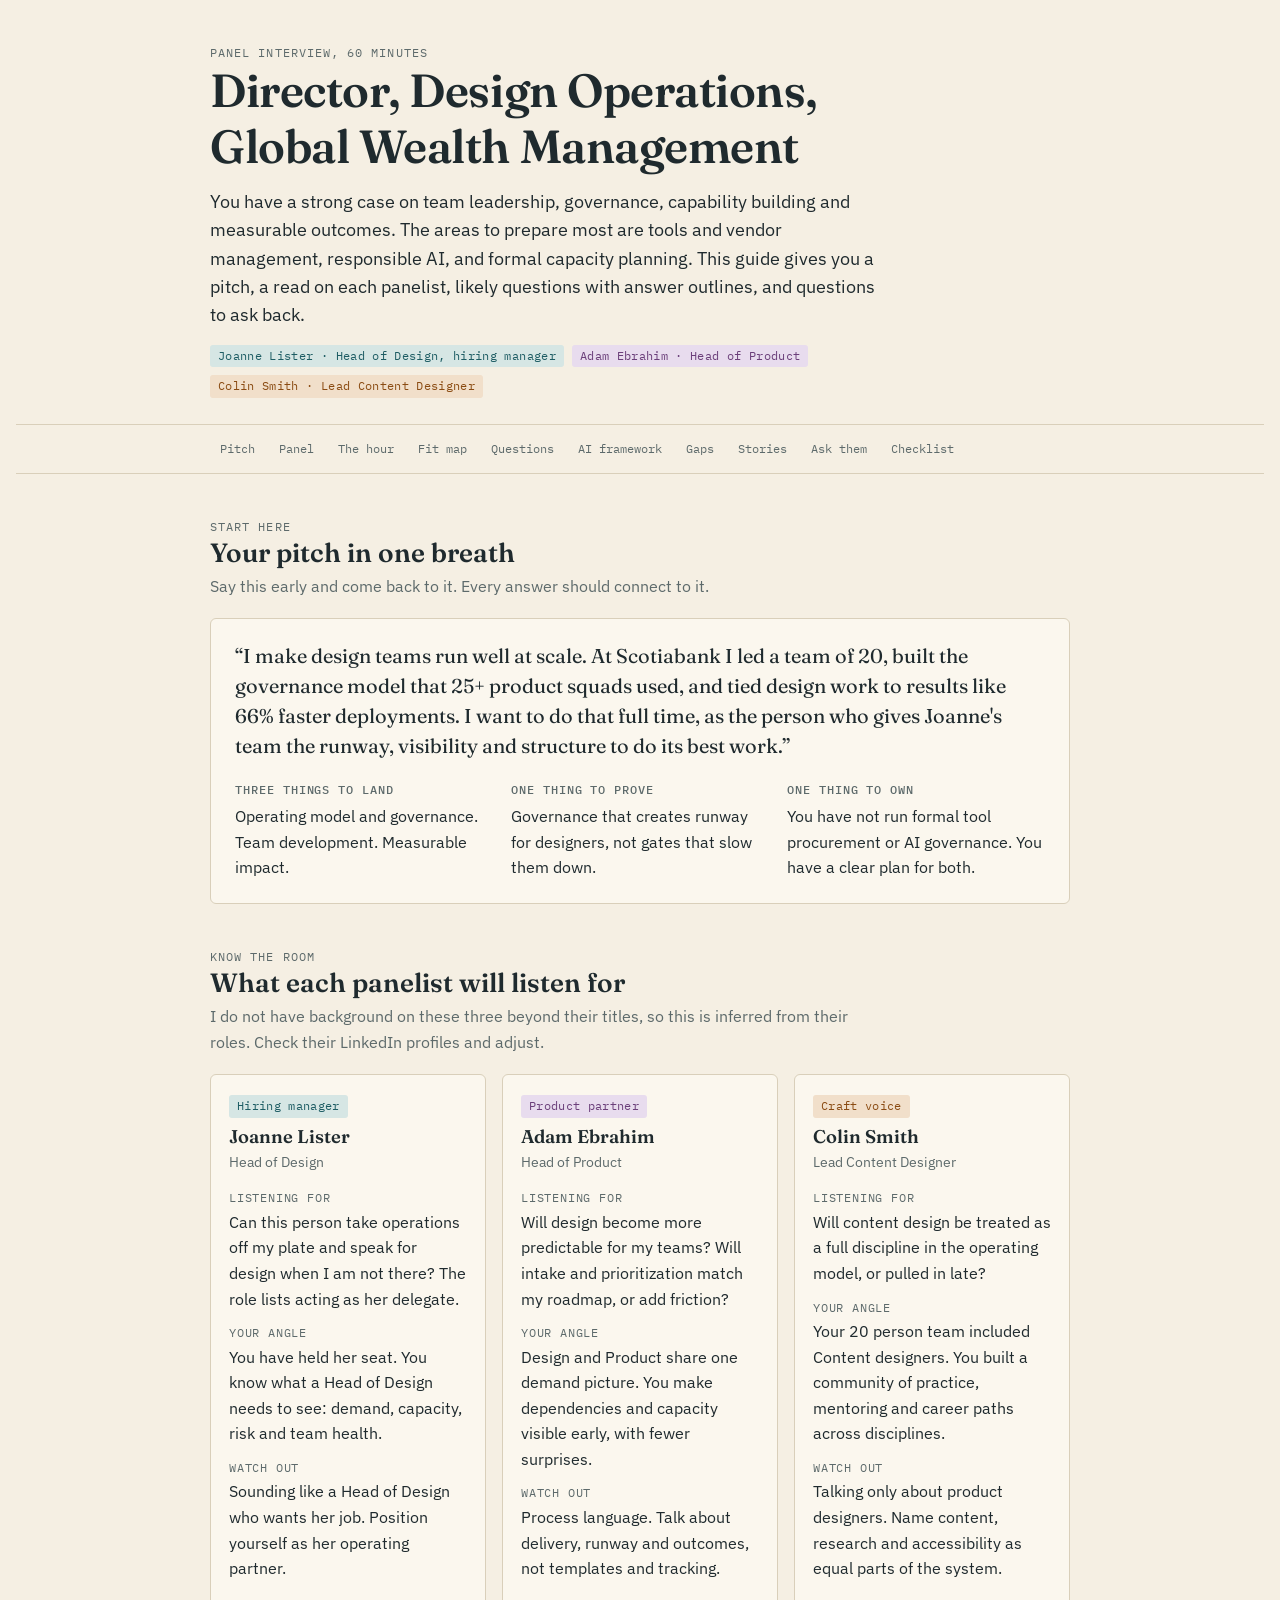
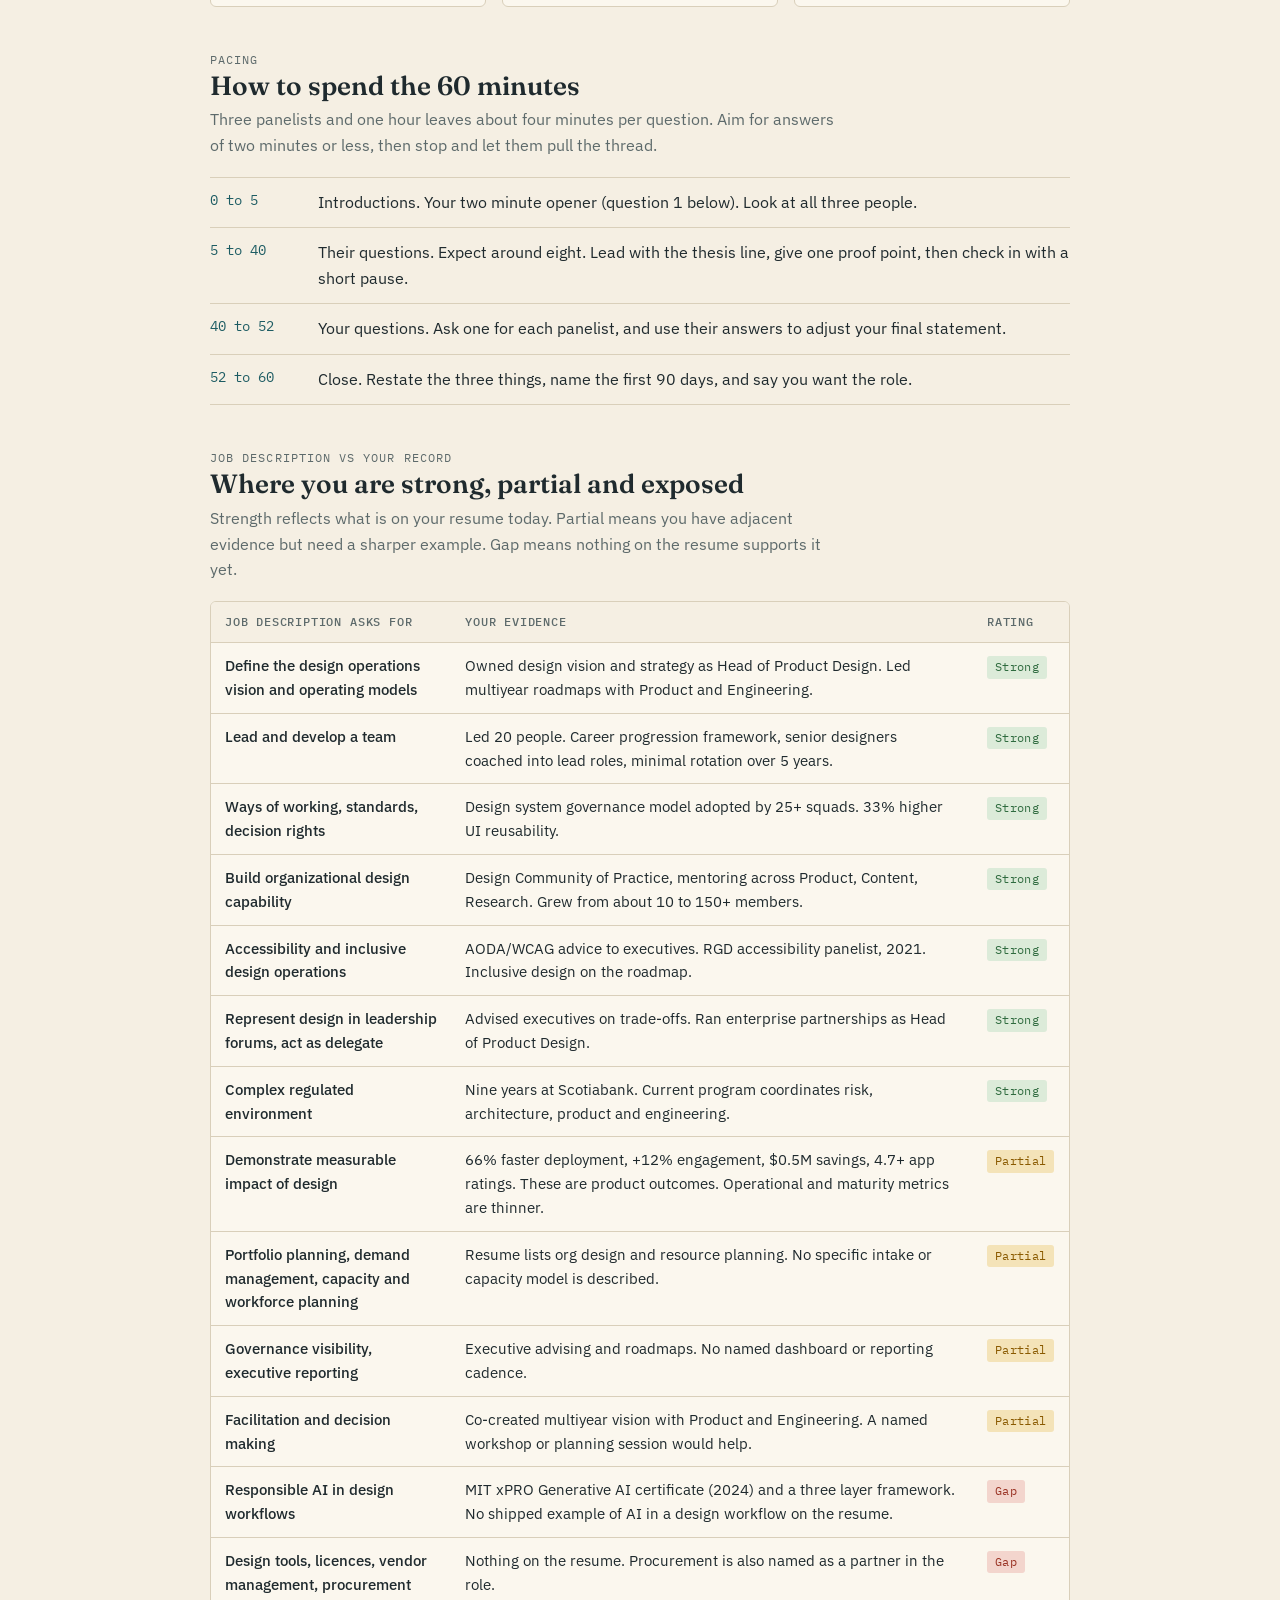
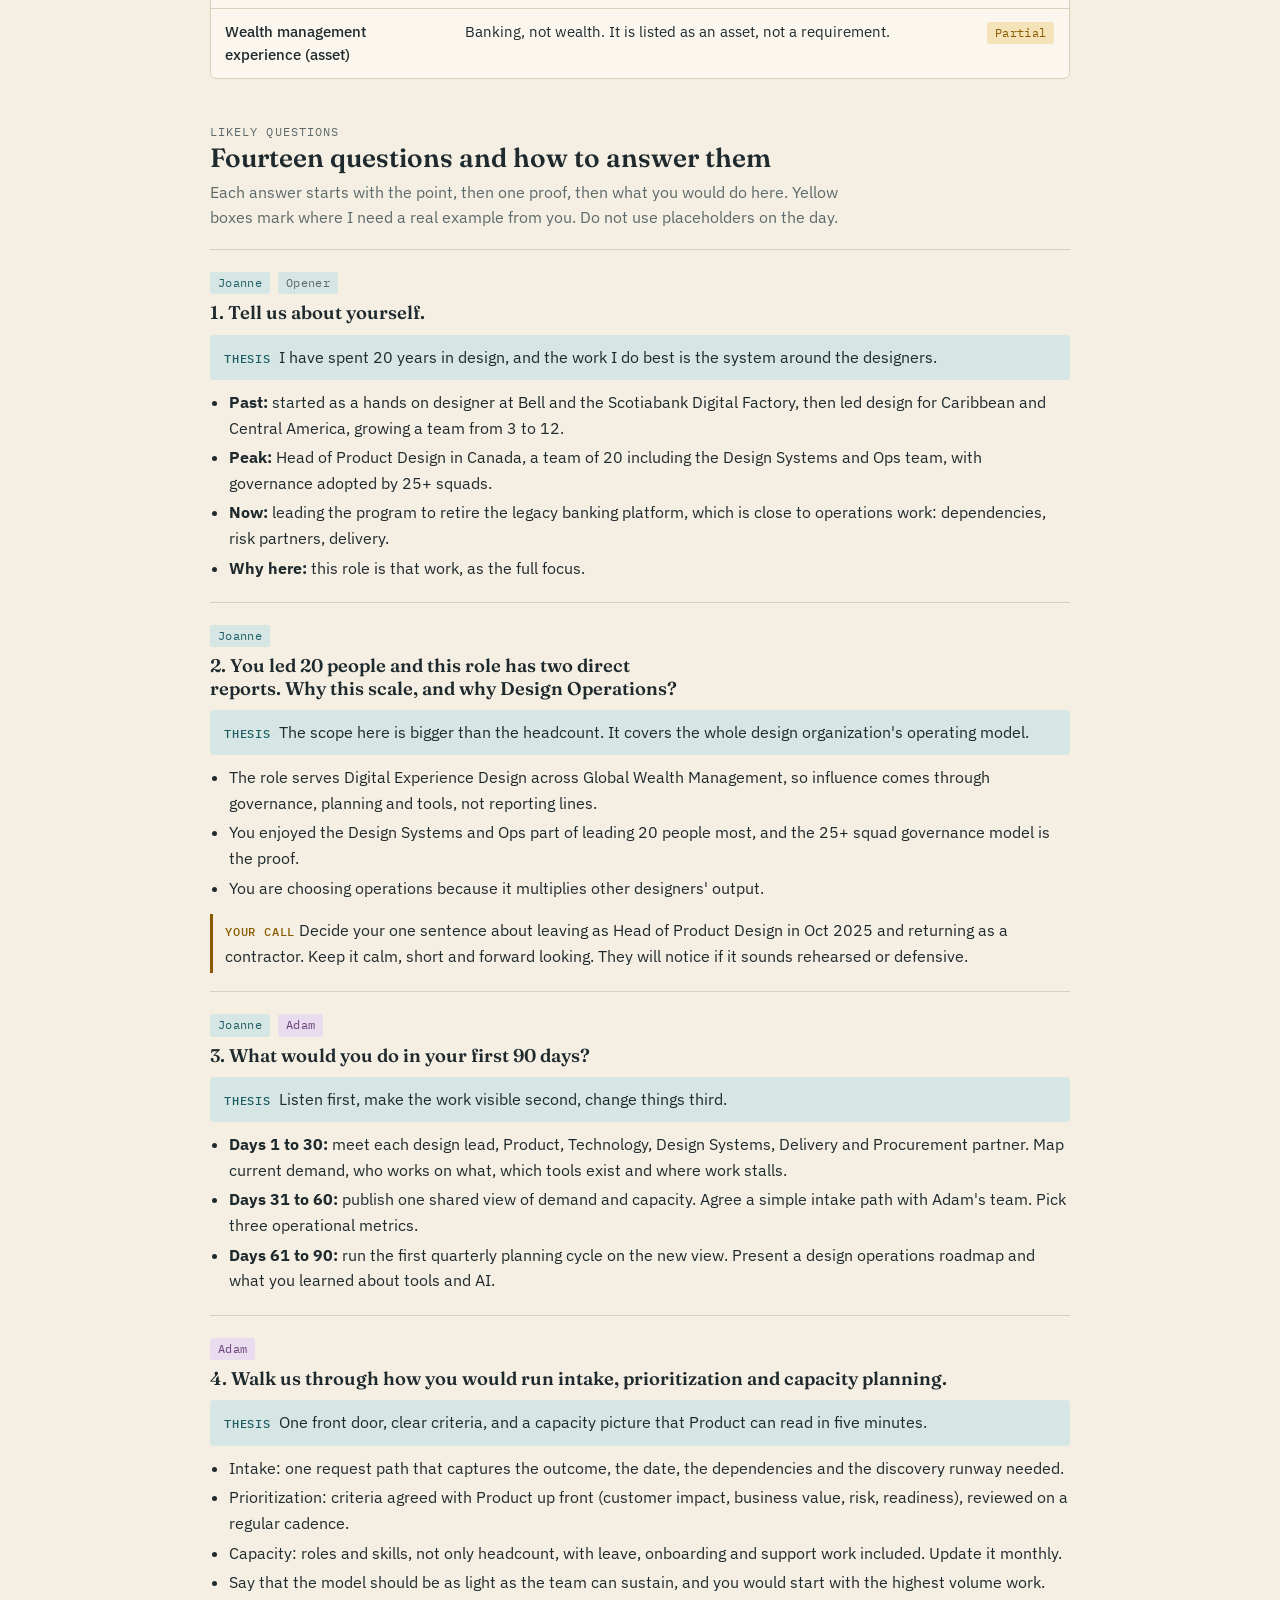
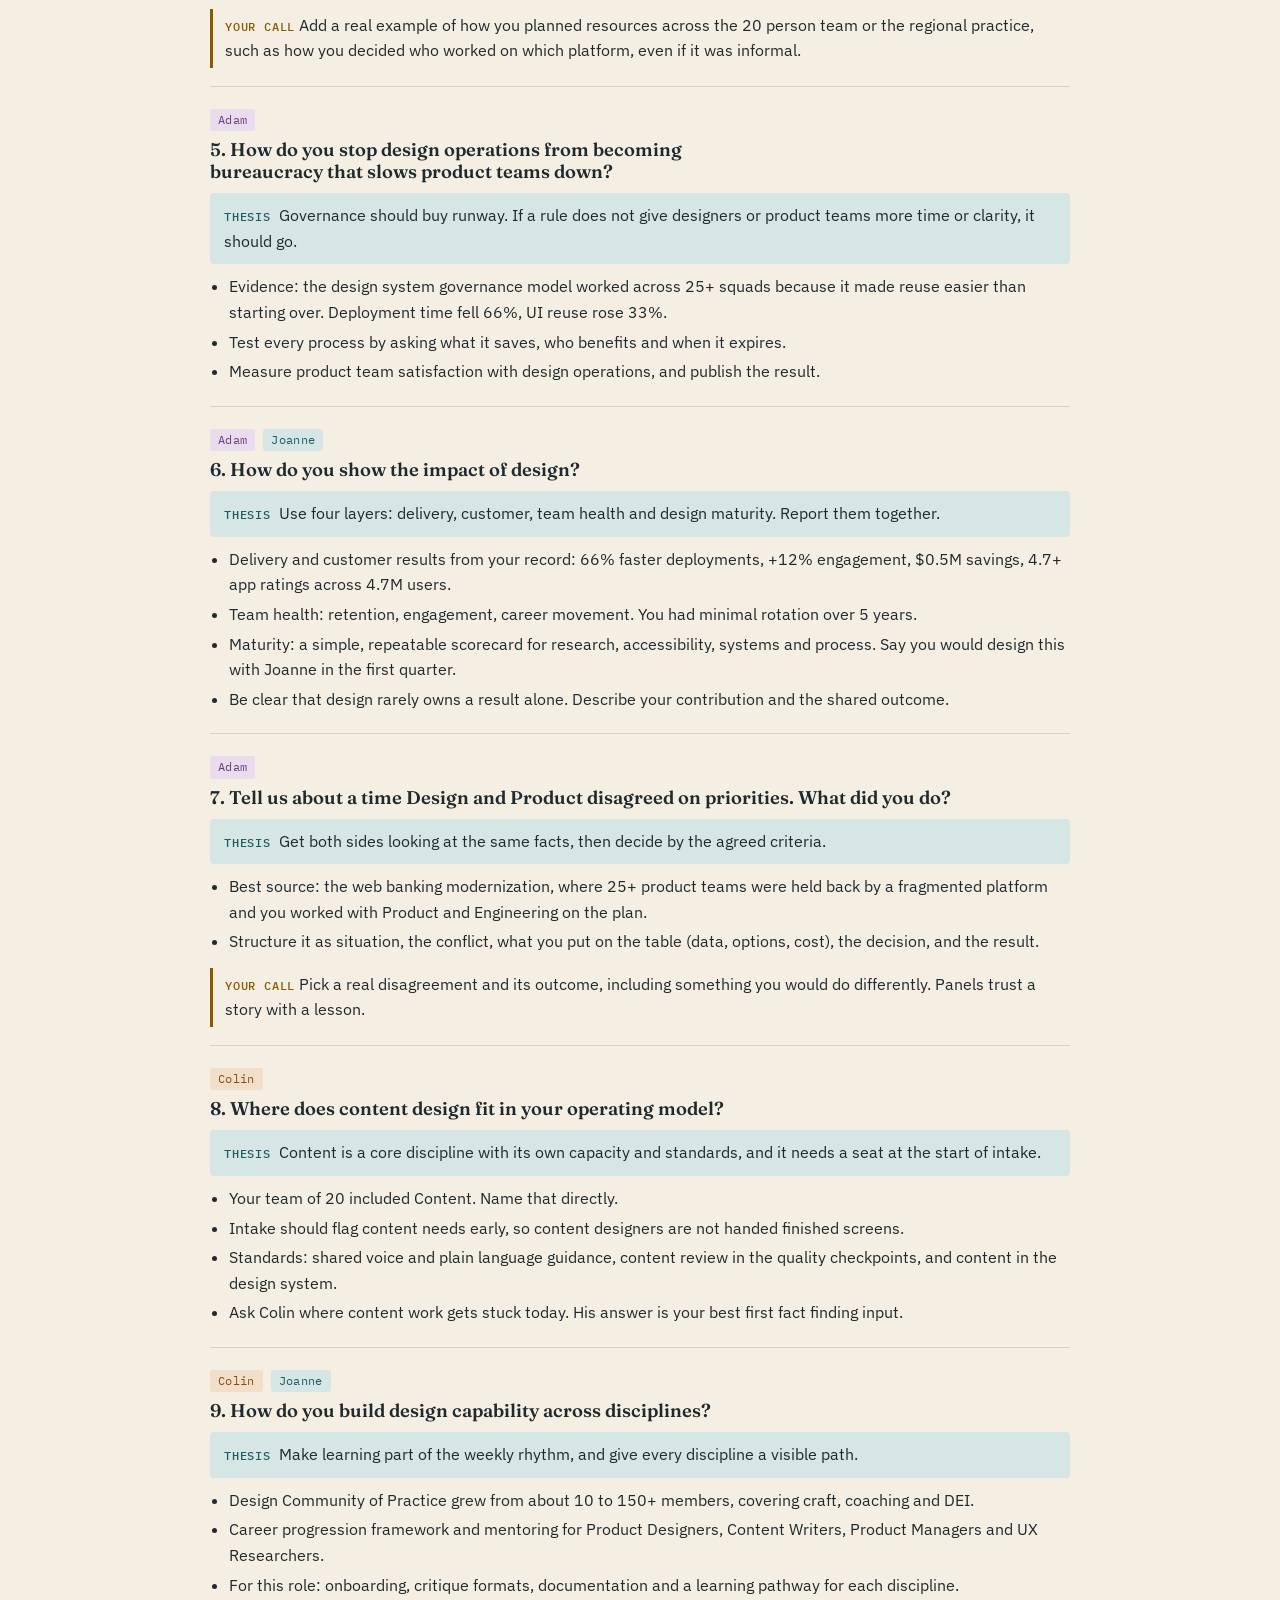
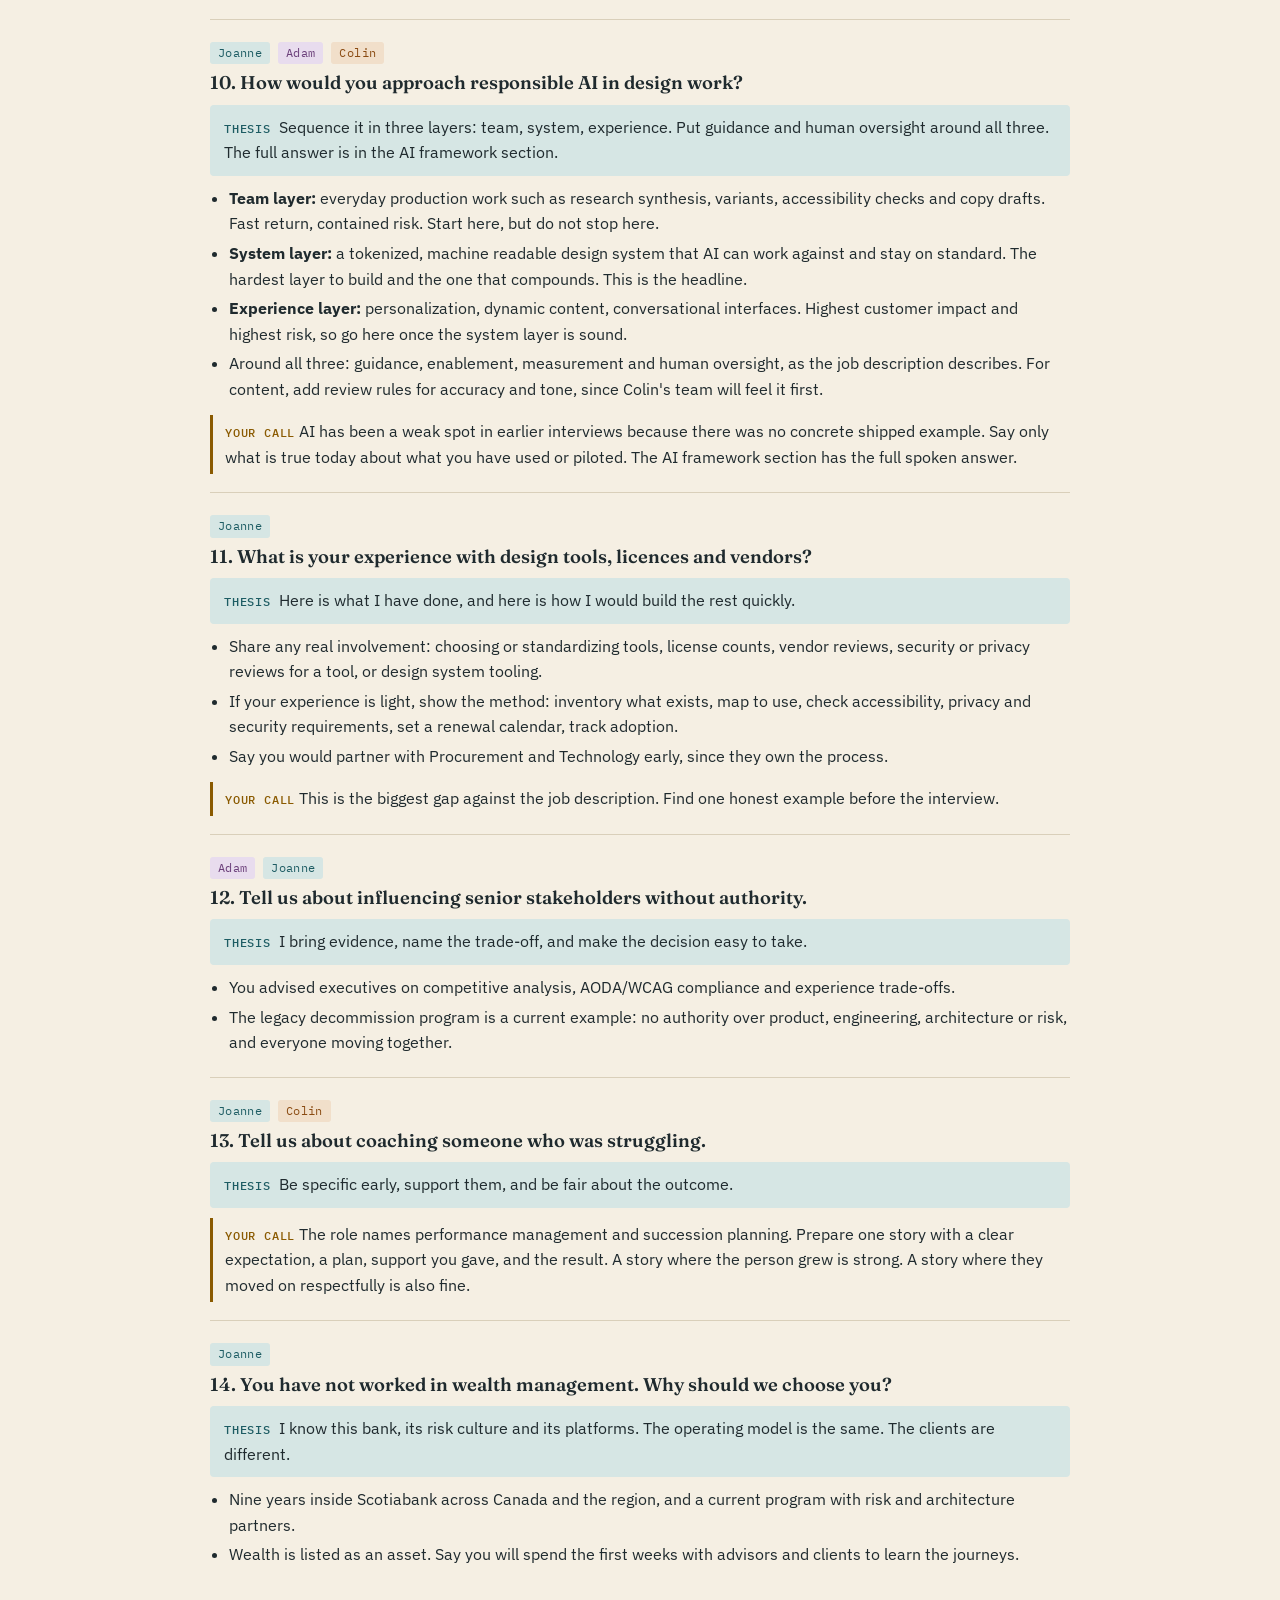
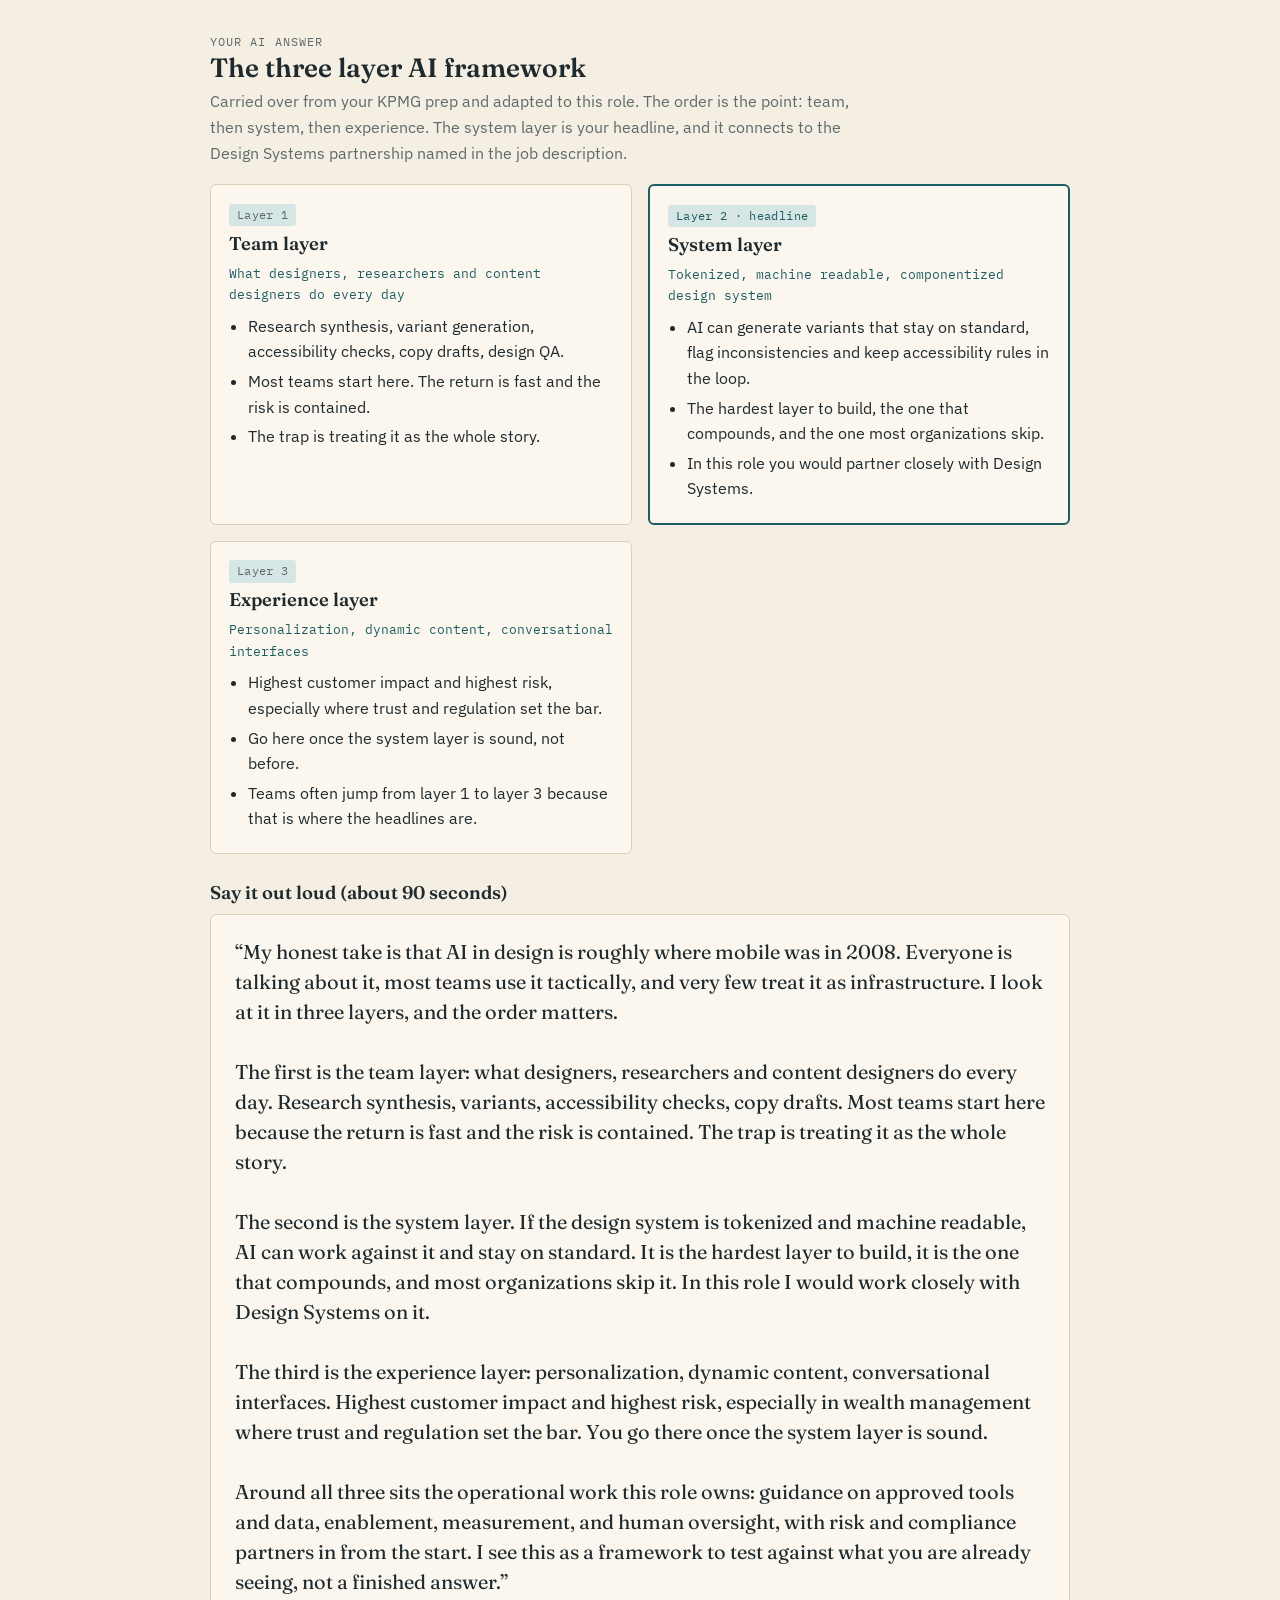
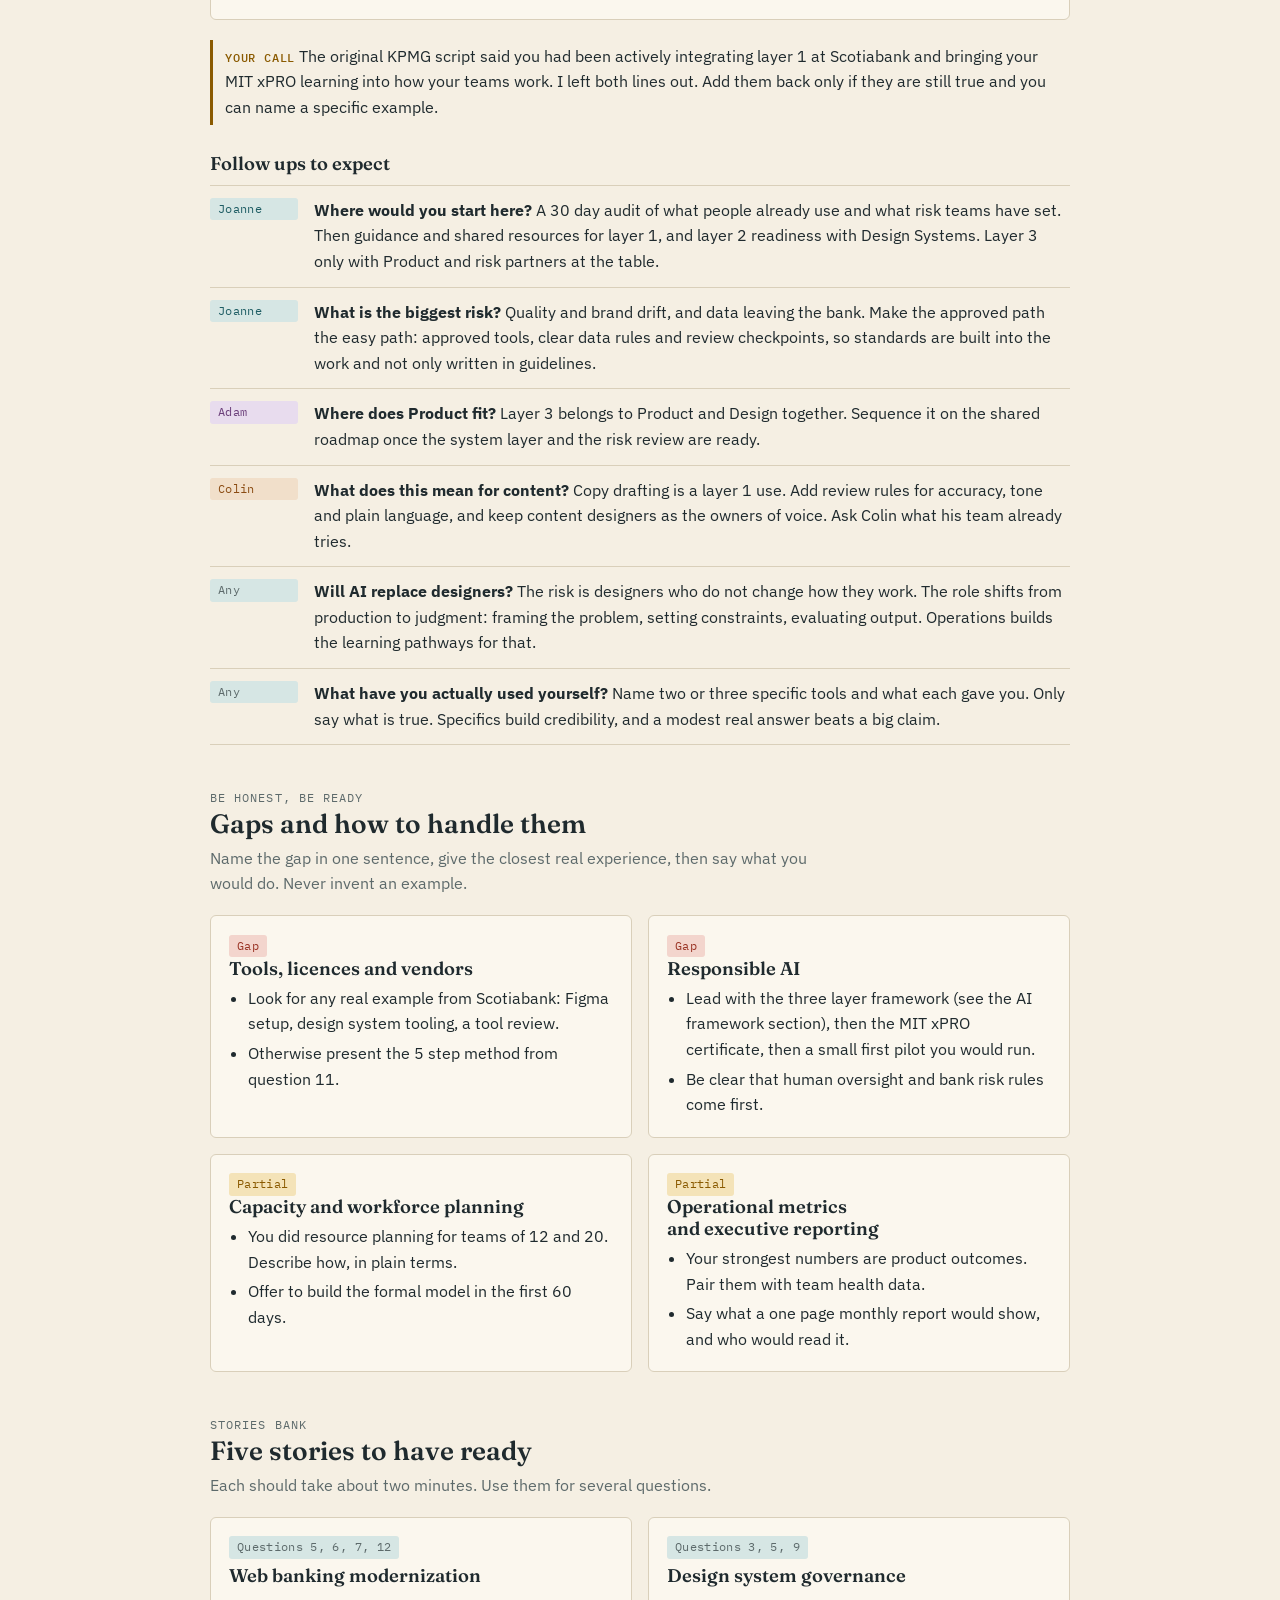
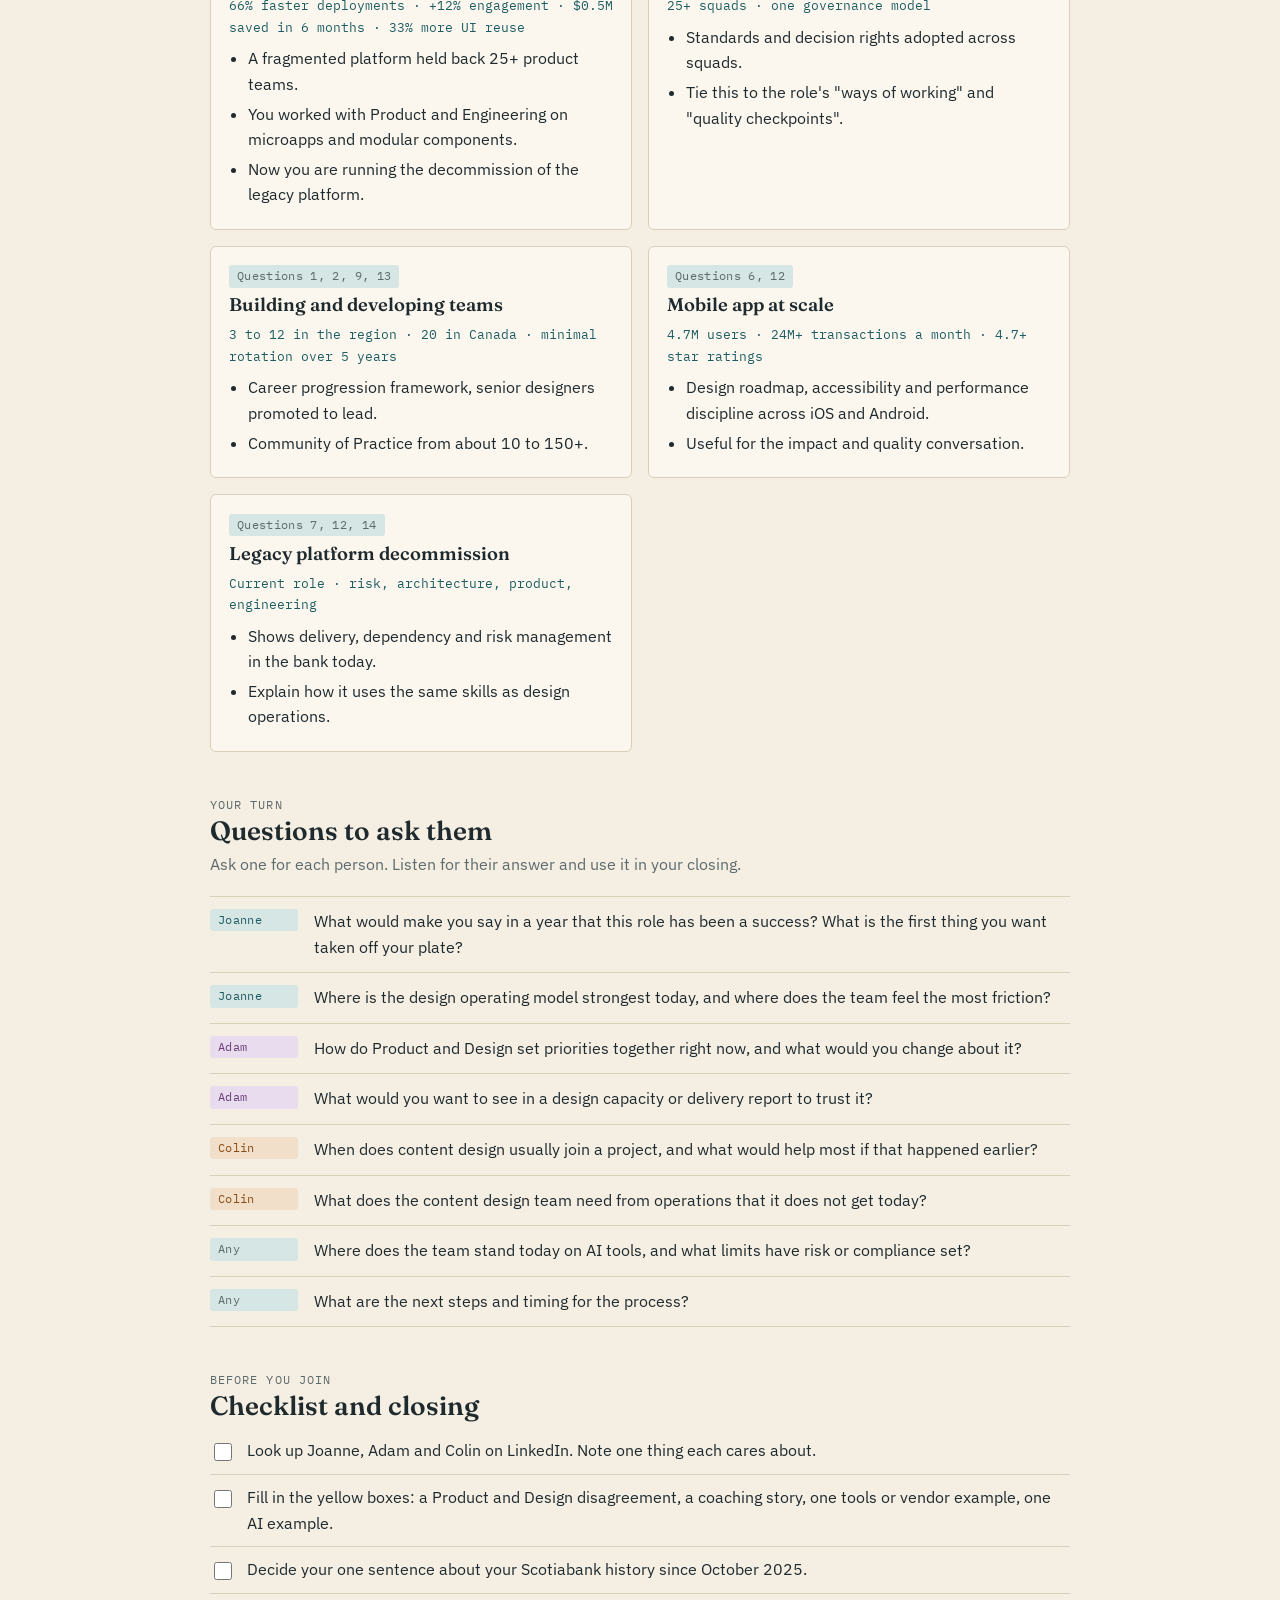
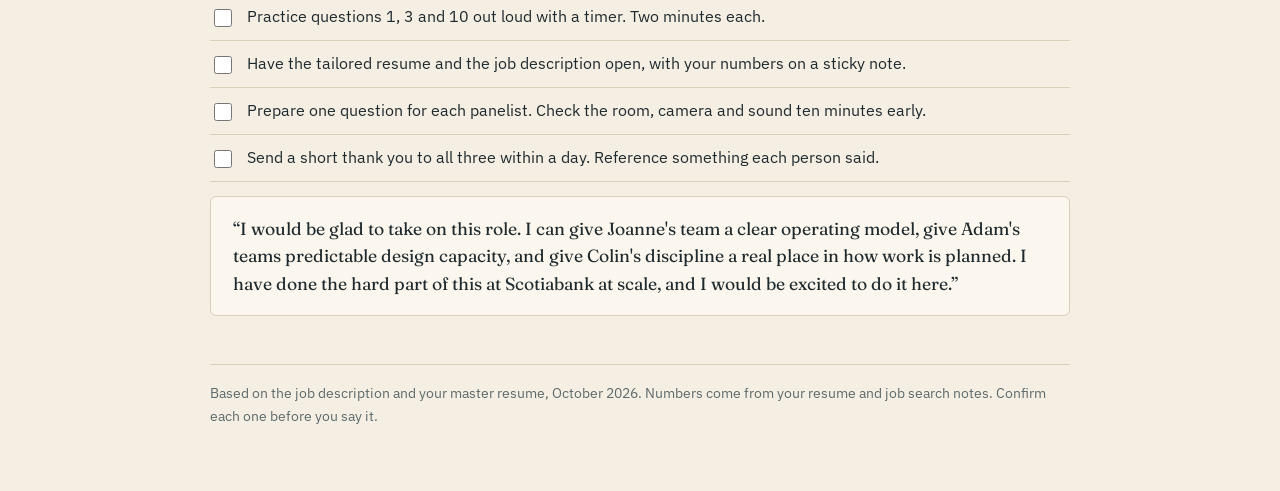
<file: dops-bns/index.html>
<!doctype html><html><head><meta charset=utf8><meta name=viewport content="width=device-width,initial-scale=1,viewport-fit=cover"><style>:root{color-scheme:light;box-sizing:border-box;padding-top:env(safe-area-inset-top,0px);padding-bottom:env(safe-area-inset-bottom,0px)}html{scroll-padding-top:env(safe-area-inset-top,0px)}body{margin:0;padding:0;font:14px -apple-system,BlinkMacSystemFont,sans-serif;background:#fff;color:#000}img{max-width:100%}[hidden]:not([hidden=until-found i]){display:none!important}</style></head><body>
<title>Design Ops Panel Prep</title>
<meta name="claude:viewport-fit-sides" content="cover">
<link rel="stylesheet" href="https://fonts.googleapis.com/css2?family=Fraunces:opsz,wght@9..144,400;9..144,600;9..144,700&family=IBM+Plex+Mono:wght@400;500&family=IBM+Plex+Sans:wght@400;500;600&display=swap">
<style>
/* Layout: single reading column with sticky section nav; panel map as three columns that stack on phones. */
:root{
  --paper:#f5efe3;
  --card:#fbf7ee;
  --ink:#1f2a2e;
  --muted:#5d6a6b;
  --rule:#d9cfba;
  --accent:#1d5c63;
  --accent-soft:#d6e6e4;
  --strong:#2f6b3f; --strong-bg:#dcebd9;
  --partial:#8a5a00; --partial-bg:#f4e3b8;
  --gap:#9a3324; --gap-bg:#f3d5cd;
  --joanne:#1d5c63; --joanne-bg:#d6e6e4;
  --adam:#6b3f7a; --adam-bg:#e8dcee;
  --colin:#8a4b12; --colin-bg:#f1dfca;
  --font-display:"Fraunces",Georgia,"Times New Roman",serif;
  --font-body:"IBM Plex Sans",system-ui,-apple-system,"Segoe UI",sans-serif;
  --font-mono:"IBM Plex Mono",ui-monospace,Menlo,Consolas,monospace;
}
@media (prefers-color-scheme:dark){
  :root:not([data-theme="light"]){
    --paper:#171c1e; --card:#1e2528; --ink:#e9e4d8; --muted:#a2aeaa; --rule:#33403f;
    --accent:#6fc0c7; --accent-soft:#233b3d;
    --strong:#8fd19b; --strong-bg:#22392a;
    --partial:#e8c26a; --partial-bg:#40341a;
    --gap:#f0998a; --gap-bg:#41231e;
    --joanne:#6fc0c7; --joanne-bg:#223a3d;
    --adam:#c9a2dc; --adam-bg:#33263b;
    --colin:#e5b27d; --colin-bg:#3a2a1a;
    color-scheme:dark;
  }
}
:root[data-theme="dark"]{
  --paper:#171c1e; --card:#1e2528; --ink:#e9e4d8; --muted:#a2aeaa; --rule:#33403f;
  --accent:#6fc0c7; --accent-soft:#233b3d;
  --strong:#8fd19b; --strong-bg:#22392a;
  --partial:#e8c26a; --partial-bg:#40341a;
  --gap:#f0998a; --gap-bg:#41231e;
  --joanne:#6fc0c7; --joanne-bg:#223a3d;
  --adam:#c9a2dc; --adam-bg:#33263b;
  --colin:#e5b27d; --colin-bg:#3a2a1a;
  color-scheme:dark;
}
*{box-sizing:border-box}
body{
  background:var(--paper); color:var(--ink);
  font-family:var(--font-body); font-size:16px; line-height:1.6;
  padding-left:max(16px,env(safe-area-inset-left,0px));
  padding-right:max(16px,env(safe-area-inset-right,0px));
  padding-block:0 64px;
}
body::before{content:"";position:fixed;inset:0 0 auto;height:env(safe-area-inset-top,0px);z-index:30;background:var(--paper)}
.wrap{max-width:860px;margin:0 auto}
h1,h2,h3{font-family:var(--font-display);text-wrap:balance;line-height:1.2;margin:0}
h1{font-size:clamp(2rem,5vw,2.9rem);font-weight:600;letter-spacing:-.01em}
h2{font-size:1.65rem;font-weight:600;margin-bottom:6px}
h3{font-size:1.15rem;font-weight:600}
p{margin:0 0 .8em}
ul{margin:.3em 0 .8em;padding-left:1.2em}
li{margin:.25em 0}
a{color:var(--accent)}
.mono{font-family:var(--font-mono)}
.eyebrow{font-family:var(--font-mono);font-size:.74rem;letter-spacing:.09em;text-transform:uppercase;color:var(--muted)}

header.top{padding-top:44px;padding-bottom:26px;border-bottom:1px solid var(--rule)}
header.top p.lede{font-size:1.1rem;max-width:62ch;margin-top:14px}
.meta{display:flex;flex-wrap:wrap;gap:8px;margin-top:16px}

nav.sticky{
  position:sticky;top:env(safe-area-inset-top,0px);z-index:20;
  background:var(--paper);border-bottom:1px solid var(--rule);
  overflow-x:auto;white-space:nowrap;
}
nav.sticky .wrap{display:flex;gap:4px;padding:8px 0}
nav.sticky a{
  font-family:var(--font-mono);font-size:.78rem;text-decoration:none;color:var(--muted);
  padding:6px 10px;border-radius:4px;
}
nav.sticky a:hover,nav.sticky a:focus-visible{background:var(--accent-soft);color:var(--accent);outline:none}

section{padding-top:44px;scroll-margin-top:60px}
.sub{color:var(--muted);margin-bottom:18px;max-width:64ch}

.chip{
  display:inline-block;font-family:var(--font-mono);font-size:.72rem;letter-spacing:.03em;
  padding:2px 8px;border-radius:3px;white-space:nowrap;vertical-align:middle;
}
.chip.strong{color:var(--strong);background:var(--strong-bg)}
.chip.partial{color:var(--partial);background:var(--partial-bg)}
.chip.gap{color:var(--gap);background:var(--gap-bg)}
.chip.joanne{color:var(--joanne);background:var(--joanne-bg)}
.chip.adam{color:var(--adam);background:var(--adam-bg)}
.chip.colin{color:var(--colin);background:var(--colin-bg)}
.chip.neutral{color:var(--muted);background:var(--accent-soft)}

.pitch{
  background:var(--card);border:1px solid var(--rule);border-radius:6px;padding:22px 24px;margin-top:6px;
}
.pitch blockquote{margin:0;font-family:var(--font-display);font-size:1.25rem;line-height:1.5}
.pitch .lines{display:grid;grid-template-columns:repeat(auto-fit,minmax(220px,1fr));gap:18px;margin-top:20px}
.pitch .lines div{min-width:0}
.pitch .lines b{display:block;font-family:var(--font-mono);font-size:.74rem;letter-spacing:.08em;text-transform:uppercase;color:var(--muted);margin-bottom:4px;font-weight:500}

.panel{display:grid;grid-template-columns:repeat(auto-fit,minmax(250px,1fr));gap:16px}
.person{background:var(--card);border:1px solid var(--rule);border-radius:6px;padding:18px 18px 8px;min-width:0}
.person h3{margin:8px 0 2px}
.person .role{color:var(--muted);font-size:.9rem;margin-bottom:12px}
.person dt{font-family:var(--font-mono);font-size:.72rem;letter-spacing:.07em;text-transform:uppercase;color:var(--muted);margin-top:12px}
.person dd{margin:2px 0 0}

.timeline{display:grid;gap:0;border-top:1px solid var(--rule)}
.timeline div{display:grid;grid-template-columns:92px 1fr;gap:16px;padding:12px 0;border-bottom:1px solid var(--rule)}
.timeline .t{font-family:var(--font-mono);font-size:.85rem;color:var(--accent)}
.timeline .d{min-width:0}
@media (max-width:480px){.timeline div{grid-template-columns:1fr;gap:2px}}

.tablewrap{overflow-x:auto;border:1px solid var(--rule);border-radius:6px;background:var(--card)}
table{border-collapse:collapse;width:100%;min-width:640px;font-size:.93rem}
th,td{text-align:left;vertical-align:top;padding:11px 14px;border-bottom:1px solid var(--rule)}
th{font-family:var(--font-mono);font-size:.72rem;letter-spacing:.07em;text-transform:uppercase;color:var(--muted);font-weight:500;background:var(--paper)}
tr:last-child td{border-bottom:0}
td:first-child{font-weight:500;width:28%}
td:last-child{width:96px}

.q{border-top:1px solid var(--rule);padding:22px 0 8px}
.q:first-of-type{border-top:2px solid var(--ink)}
.q .head{display:flex;flex-wrap:wrap;gap:8px;align-items:center;margin-bottom:8px}
.q h3{margin-bottom:10px}
.q .thesis{
  background:var(--accent-soft);border-radius:4px;padding:10px 14px;margin:0 0 10px;
}
.q .thesis b{font-family:var(--font-mono);font-size:.72rem;letter-spacing:.07em;text-transform:uppercase;color:var(--accent);font-weight:500;margin-right:8px}
.q .fill{border-left:3px solid var(--partial);padding:4px 0 4px 12px;color:var(--ink);margin:6px 0 10px}
.q .fill b{font-family:var(--font-mono);font-size:.72rem;letter-spacing:.07em;text-transform:uppercase;color:var(--partial);font-weight:500}

.gaps{display:grid;grid-template-columns:repeat(auto-fit,minmax(300px,1fr));gap:16px}
.gapcard{background:var(--card);border:1px solid var(--rule);border-radius:6px;padding:16px 18px 6px;min-width:0}
.gapcard h3{margin-bottom:6px}

.stories{display:grid;grid-template-columns:repeat(auto-fit,minmax(300px,1fr));gap:16px}
.story{background:var(--card);border:1px solid var(--rule);border-radius:6px;padding:16px 18px 8px;min-width:0}
.story h3{margin:6px 0 8px}
.story .nums{font-family:var(--font-mono);font-size:.84rem;color:var(--accent);margin-bottom:8px}

.ask{display:grid;gap:0;border-top:1px solid var(--rule)}
.ask div{display:grid;grid-template-columns:88px 1fr;gap:16px;padding:12px 0;border-bottom:1px solid var(--rule);align-items:start}
@media (max-width:480px){.ask div{grid-template-columns:1fr;gap:4px}}

.check{list-style:none;padding:0;margin:0}
.check li{display:flex;gap:12px;align-items:flex-start;padding:10px 0;border-bottom:1px solid var(--rule);margin:0}
.check input{margin-top:5px;width:18px;height:18px;accent-color:var(--accent);flex:none}
.check label{cursor:pointer;min-width:0}
.check input:checked + label{color:var(--muted);text-decoration:line-through}

.close{background:var(--card);border:1px solid var(--rule);border-radius:6px;padding:18px 22px;margin-top:14px;font-family:var(--font-display);font-size:1.1rem;line-height:1.55}
.note{color:var(--muted);font-size:.9rem}
footer{margin-top:48px;padding-top:16px;border-top:1px solid var(--rule)}
:focus-visible{outline:2px solid var(--accent);outline-offset:2px}
@media (prefers-reduced-motion:no-preference){html{scroll-behavior:smooth}}
</style>

<header class="top">
<div class="wrap">
  <div class="eyebrow">Panel interview, 60 minutes</div>
  <h1>Director, Design Operations, Global Wealth Management</h1>
  <p class="lede">You have a strong case on team leadership, governance, capability building and measurable outcomes. The areas to prepare most are tools and vendor management, responsible AI, and formal capacity planning. This guide gives you a pitch, a read on each panelist, likely questions with answer outlines, and questions to ask back.</p>
  <div class="meta">
    <span class="chip joanne">Joanne Lister · Head of Design, hiring manager</span>
    <span class="chip adam">Adam Ebrahim · Head of Product</span>
    <span class="chip colin">Colin Smith · Lead Content Designer</span>
  </div>
</div>
</header>

<nav class="sticky" aria-label="Sections"><div class="wrap">
  <a href="#pitch">Pitch</a><a href="#panel">Panel</a><a href="#hour">The hour</a><a href="#fit">Fit map</a><a href="#questions">Questions</a><a href="#ai">AI framework</a><a href="#gaps">Gaps</a><a href="#stories">Stories</a><a href="#ask">Ask them</a><a href="#before">Checklist</a>
</div></nav>

<main class="wrap">

<section id="pitch">
  <div class="eyebrow">Start here</div>
  <h2>Your pitch in one breath</h2>
  <p class="sub">Say this early and come back to it. Every answer should connect to it.</p>
  <div class="pitch">
    <blockquote>“I make design teams run well at scale. At Scotiabank I led a team of 20, built the governance model that 25+ product squads used, and tied design work to results like 66% faster deployments. I want to do that full time, as the person who gives Joanne's team the runway, visibility and structure to do its best work.”</blockquote>
    <div class="lines">
      <div><b>Three things to land</b>Operating model and governance. Team development. Measurable impact.</div>
      <div><b>One thing to prove</b>Governance that creates runway for designers, not gates that slow them down.</div>
      <div><b>One thing to own</b>You have not run formal tool procurement or AI governance. You have a clear plan for both.</div>
    </div>
  </div>
</section>

<section id="panel">
  <div class="eyebrow">Know the room</div>
  <h2>What each panelist will listen for</h2>
  <p class="sub">I do not have background on these three beyond their titles, so this is inferred from their roles. Check their LinkedIn profiles and adjust.</p>
  <div class="panel">
    <div class="person">
      <span class="chip joanne">Hiring manager</span>
      <h3>Joanne Lister</h3>
      <div class="role">Head of Design</div>
      <dl>
        <dt>Listening for</dt><dd>Can this person take operations off my plate and speak for design when I am not there? The role lists acting as her delegate.</dd>
        <dt>Your angle</dt><dd>You have held her seat. You know what a Head of Design needs to see: demand, capacity, risk and team health.</dd>
        <dt>Watch out</dt><dd>Sounding like a Head of Design who wants her job. Position yourself as her operating partner.</dd>
      </dl>
    </div>
    <div class="person">
      <span class="chip adam">Product partner</span>
      <h3>Adam Ebrahim</h3>
      <div class="role">Head of Product</div>
      <dl>
        <dt>Listening for</dt><dd>Will design become more predictable for my teams? Will intake and prioritization match my roadmap, or add friction?</dd>
        <dt>Your angle</dt><dd>Design and Product share one demand picture. You make dependencies and capacity visible early, with fewer surprises.</dd>
        <dt>Watch out</dt><dd>Process language. Talk about delivery, runway and outcomes, not templates and tracking.</dd>
      </dl>
    </div>
    <div class="person">
      <span class="chip colin">Craft voice</span>
      <h3>Colin Smith</h3>
      <div class="role">Lead Content Designer</div>
      <dl>
        <dt>Listening for</dt><dd>Will content design be treated as a full discipline in the operating model, or pulled in late?</dd>
        <dt>Your angle</dt><dd>Your 20 person team included Content designers. You built a community of practice, mentoring and career paths across disciplines.</dd>
        <dt>Watch out</dt><dd>Talking only about product designers. Name content, research and accessibility as equal parts of the system.</dd>
      </dl>
    </div>
  </div>
</section>

<section id="hour">
  <div class="eyebrow">Pacing</div>
  <h2>How to spend the 60 minutes</h2>
  <p class="sub">Three panelists and one hour leaves about four minutes per question. Aim for answers of two minutes or less, then stop and let them pull the thread.</p>
  <div class="timeline">
    <div><span class="t">0 to 5</span><span class="d">Introductions. Your two minute opener (question 1 below). Look at all three people.</span></div>
    <div><span class="t">5 to 40</span><span class="d">Their questions. Expect around eight. Lead with the thesis line, give one proof point, then check in with a short pause.</span></div>
    <div><span class="t">40 to 52</span><span class="d">Your questions. Ask one for each panelist, and use their answers to adjust your final statement.</span></div>
    <div><span class="t">52 to 60</span><span class="d">Close. Restate the three things, name the first 90 days, and say you want the role.</span></div>
  </div>
</section>

<section id="fit">
  <div class="eyebrow">Job description vs your record</div>
  <h2>Where you are strong, partial and exposed</h2>
  <p class="sub">Strength reflects what is on your resume today. Partial means you have adjacent evidence but need a sharper example. Gap means nothing on the resume supports it yet.</p>
  <div class="tablewrap"><table>
    <thead><tr><th>Job description asks for</th><th>Your evidence</th><th>Rating</th></tr></thead>
    <tbody>
      <tr><td>Define the design operations vision and operating models</td><td>Owned design vision and strategy as Head of Product Design. Led multiyear roadmaps with Product and Engineering.</td><td><span class="chip strong">Strong</span></td></tr>
      <tr><td>Lead and develop a team</td><td>Led 20 people. Career progression framework, senior designers coached into lead roles, minimal rotation over 5 years.</td><td><span class="chip strong">Strong</span></td></tr>
      <tr><td>Ways of working, standards, decision rights</td><td>Design system governance model adopted by 25+ squads. 33% higher UI reusability.</td><td><span class="chip strong">Strong</span></td></tr>
      <tr><td>Build organizational design capability</td><td>Design Community of Practice, mentoring across Product, Content, Research. Grew from about 10 to 150+ members.</td><td><span class="chip strong">Strong</span></td></tr>
      <tr><td>Accessibility and inclusive design operations</td><td>AODA/WCAG advice to executives. RGD accessibility panelist, 2021. Inclusive design on the roadmap.</td><td><span class="chip strong">Strong</span></td></tr>
      <tr><td>Represent design in leadership forums, act as delegate</td><td>Advised executives on trade-offs. Ran enterprise partnerships as Head of Product Design.</td><td><span class="chip strong">Strong</span></td></tr>
      <tr><td>Complex regulated environment</td><td>Nine years at Scotiabank. Current program coordinates risk, architecture, product and engineering.</td><td><span class="chip strong">Strong</span></td></tr>
      <tr><td>Demonstrate measurable impact of design</td><td>66% faster deployment, +12% engagement, $0.5M savings, 4.7+ app ratings. These are product outcomes. Operational and maturity metrics are thinner.</td><td><span class="chip partial">Partial</span></td></tr>
      <tr><td>Portfolio planning, demand management, capacity and workforce planning</td><td>Resume lists org design and resource planning. No specific intake or capacity model is described.</td><td><span class="chip partial">Partial</span></td></tr>
      <tr><td>Governance visibility, executive reporting</td><td>Executive advising and roadmaps. No named dashboard or reporting cadence.</td><td><span class="chip partial">Partial</span></td></tr>
      <tr><td>Facilitation and decision making</td><td>Co-created multiyear vision with Product and Engineering. A named workshop or planning session would help.</td><td><span class="chip partial">Partial</span></td></tr>
      <tr><td>Responsible AI in design workflows</td><td>MIT xPRO Generative AI certificate (2024) and a three layer framework. No shipped example of AI in a design workflow on the resume.</td><td><span class="chip gap">Gap</span></td></tr>
      <tr><td>Design tools, licences, vendor management, procurement</td><td>Nothing on the resume. Procurement is also named as a partner in the role.</td><td><span class="chip gap">Gap</span></td></tr>
      <tr><td>Wealth management experience (asset)</td><td>Banking, not wealth. It is listed as an asset, not a requirement.</td><td><span class="chip partial">Partial</span></td></tr>
    </tbody>
  </table></div>
</section>

<section id="questions">
  <div class="eyebrow">Likely questions</div>
  <h2>Fourteen questions and how to answer them</h2>
  <p class="sub">Each answer starts with the point, then one proof, then what you would do here. Yellow boxes mark where I need a real example from you. Do not use placeholders on the day.</p>

  <div class="q">
    <div class="head"><span class="chip joanne">Joanne</span><span class="chip neutral">Opener</span></div>
    <h3>1. Tell us about yourself.</h3>
    <p class="thesis"><b>Thesis</b>I have spent 20 years in design, and the work I do best is the system around the designers.</p>
    <ul>
      <li><b>Past:</b> started as a hands on designer at Bell and the Scotiabank Digital Factory, then led design for Caribbean and Central America, growing a team from 3 to 12.</li>
      <li><b>Peak:</b> Head of Product Design in Canada, a team of 20 including the Design Systems and Ops team, with governance adopted by 25+ squads.</li>
      <li><b>Now:</b> leading the program to retire the legacy banking platform, which is close to operations work: dependencies, risk partners, delivery.</li>
      <li><b>Why here:</b> this role is that work, as the full focus.</li>
    </ul>
  </div>

  <div class="q">
    <div class="head"><span class="chip joanne">Joanne</span></div>
    <h3>2. You led 20 people and this role has two direct reports. Why this scale, and why Design Operations?</h3>
    <p class="thesis"><b>Thesis</b>The scope here is bigger than the headcount. It covers the whole design organization's operating model.</p>
    <ul>
      <li>The role serves Digital Experience Design across Global Wealth Management, so influence comes through governance, planning and tools, not reporting lines.</li>
      <li>You enjoyed the Design Systems and Ops part of leading 20 people most, and the 25+ squad governance model is the proof.</li>
      <li>You are choosing operations because it multiplies other designers' output.</li>
    </ul>
    <div class="fill"><b>Your call</b> Decide your one sentence about leaving as Head of Product Design in Oct 2025 and returning as a contractor. Keep it calm, short and forward looking. They will notice if it sounds rehearsed or defensive.</div>
  </div>

  <div class="q">
    <div class="head"><span class="chip joanne">Joanne</span><span class="chip adam">Adam</span></div>
    <h3>3. What would you do in your first 90 days?</h3>
    <p class="thesis"><b>Thesis</b>Listen first, make the work visible second, change things third.</p>
    <ul>
      <li><b>Days 1 to 30:</b> meet each design lead, Product, Technology, Design Systems, Delivery and Procurement partner. Map current demand, who works on what, which tools exist and where work stalls.</li>
      <li><b>Days 31 to 60:</b> publish one shared view of demand and capacity. Agree a simple intake path with Adam's team. Pick three operational metrics.</li>
      <li><b>Days 61 to 90:</b> run the first quarterly planning cycle on the new view. Present a design operations roadmap and what you learned about tools and AI.</li>
    </ul>
  </div>

  <div class="q">
    <div class="head"><span class="chip adam">Adam</span></div>
    <h3>4. Walk us through how you would run intake, prioritization and capacity planning.</h3>
    <p class="thesis"><b>Thesis</b>One front door, clear criteria, and a capacity picture that Product can read in five minutes.</p>
    <ul>
      <li>Intake: one request path that captures the outcome, the date, the dependencies and the discovery runway needed.</li>
      <li>Prioritization: criteria agreed with Product up front (customer impact, business value, risk, readiness), reviewed on a regular cadence.</li>
      <li>Capacity: roles and skills, not only headcount, with leave, onboarding and support work included. Update it monthly.</li>
      <li>Say that the model should be as light as the team can sustain, and you would start with the highest volume work.</li>
    </ul>
    <div class="fill"><b>Your call</b> Add a real example of how you planned resources across the 20 person team or the regional practice, such as how you decided who worked on which platform, even if it was informal.</div>
  </div>

  <div class="q">
    <div class="head"><span class="chip adam">Adam</span></div>
    <h3>5. How do you stop design operations from becoming bureaucracy that slows product teams down?</h3>
    <p class="thesis"><b>Thesis</b>Governance should buy runway. If a rule does not give designers or product teams more time or clarity, it should go.</p>
    <ul>
      <li>Evidence: the design system governance model worked across 25+ squads because it made reuse easier than starting over. Deployment time fell 66%, UI reuse rose 33%.</li>
      <li>Test every process by asking what it saves, who benefits and when it expires.</li>
      <li>Measure product team satisfaction with design operations, and publish the result.</li>
    </ul>
  </div>

  <div class="q">
    <div class="head"><span class="chip adam">Adam</span><span class="chip joanne">Joanne</span></div>
    <h3>6. How do you show the impact of design?</h3>
    <p class="thesis"><b>Thesis</b>Use four layers: delivery, customer, team health and design maturity. Report them together.</p>
    <ul>
      <li>Delivery and customer results from your record: 66% faster deployments, +12% engagement, $0.5M savings, 4.7+ app ratings across 4.7M users.</li>
      <li>Team health: retention, engagement, career movement. You had minimal rotation over 5 years.</li>
      <li>Maturity: a simple, repeatable scorecard for research, accessibility, systems and process. Say you would design this with Joanne in the first quarter.</li>
      <li>Be clear that design rarely owns a result alone. Describe your contribution and the shared outcome.</li>
    </ul>
  </div>

  <div class="q">
    <div class="head"><span class="chip adam">Adam</span></div>
    <h3>7. Tell us about a time Design and Product disagreed on priorities. What did you do?</h3>
    <p class="thesis"><b>Thesis</b>Get both sides looking at the same facts, then decide by the agreed criteria.</p>
    <ul>
      <li>Best source: the web banking modernization, where 25+ product teams were held back by a fragmented platform and you worked with Product and Engineering on the plan.</li>
      <li>Structure it as situation, the conflict, what you put on the table (data, options, cost), the decision, and the result.</li>
    </ul>
    <div class="fill"><b>Your call</b> Pick a real disagreement and its outcome, including something you would do differently. Panels trust a story with a lesson.</div>
  </div>

  <div class="q">
    <div class="head"><span class="chip colin">Colin</span></div>
    <h3>8. Where does content design fit in your operating model?</h3>
    <p class="thesis"><b>Thesis</b>Content is a core discipline with its own capacity and standards, and it needs a seat at the start of intake.</p>
    <ul>
      <li>Your team of 20 included Content. Name that directly.</li>
      <li>Intake should flag content needs early, so content designers are not handed finished screens.</li>
      <li>Standards: shared voice and plain language guidance, content review in the quality checkpoints, and content in the design system.</li>
      <li>Ask Colin where content work gets stuck today. His answer is your best first fact finding input.</li>
    </ul>
  </div>

  <div class="q">
    <div class="head"><span class="chip colin">Colin</span><span class="chip joanne">Joanne</span></div>
    <h3>9. How do you build design capability across disciplines?</h3>
    <p class="thesis"><b>Thesis</b>Make learning part of the weekly rhythm, and give every discipline a visible path.</p>
    <ul>
      <li>Design Community of Practice grew from about 10 to 150+ members, covering craft, coaching and DEI.</li>
      <li>Career progression framework and mentoring for Product Designers, Content Writers, Product Managers and UX Researchers.</li>
      <li>For this role: onboarding, critique formats, documentation and a learning pathway for each discipline.</li>
    </ul>
  </div>

  <div class="q">
    <div class="head"><span class="chip joanne">Joanne</span><span class="chip adam">Adam</span><span class="chip colin">Colin</span></div>
    <h3>10. How would you approach responsible AI in design work?</h3>
    <p class="thesis"><b>Thesis</b>Sequence it in three layers: team, system, experience. Put guidance and human oversight around all three. The full answer is in the AI framework section.</p>
    <ul>
      <li><b>Team layer:</b> everyday production work such as research synthesis, variants, accessibility checks and copy drafts. Fast return, contained risk. Start here, but do not stop here.</li>
      <li><b>System layer:</b> a tokenized, machine readable design system that AI can work against and stay on standard. The hardest layer to build and the one that compounds. This is the headline.</li>
      <li><b>Experience layer:</b> personalization, dynamic content, conversational interfaces. Highest customer impact and highest risk, so go here once the system layer is sound.</li>
      <li>Around all three: guidance, enablement, measurement and human oversight, as the job description describes. For content, add review rules for accuracy and tone, since Colin's team will feel it first.</li>
    </ul>
    <div class="fill"><b>Your call</b> AI has been a weak spot in earlier interviews because there was no concrete shipped example. Say only what is true today about what you have used or piloted. The AI framework section has the full spoken answer.</div>
  </div>

  <div class="q">
    <div class="head"><span class="chip joanne">Joanne</span></div>
    <h3>11. What is your experience with design tools, licences and vendors?</h3>
    <p class="thesis"><b>Thesis</b>Here is what I have done, and here is how I would build the rest quickly.</p>
    <ul>
      <li>Share any real involvement: choosing or standardizing tools, license counts, vendor reviews, security or privacy reviews for a tool, or design system tooling.</li>
      <li>If your experience is light, show the method: inventory what exists, map to use, check accessibility, privacy and security requirements, set a renewal calendar, track adoption.</li>
      <li>Say you would partner with Procurement and Technology early, since they own the process.</li>
    </ul>
    <div class="fill"><b>Your call</b> This is the biggest gap against the job description. Find one honest example before the interview.</div>
  </div>

  <div class="q">
    <div class="head"><span class="chip adam">Adam</span><span class="chip joanne">Joanne</span></div>
    <h3>12. Tell us about influencing senior stakeholders without authority.</h3>
    <p class="thesis"><b>Thesis</b>I bring evidence, name the trade-off, and make the decision easy to take.</p>
    <ul>
      <li>You advised executives on competitive analysis, AODA/WCAG compliance and experience trade-offs.</li>
      <li>The legacy decommission program is a current example: no authority over product, engineering, architecture or risk, and everyone moving together.</li>
    </ul>
  </div>

  <div class="q">
    <div class="head"><span class="chip joanne">Joanne</span><span class="chip colin">Colin</span></div>
    <h3>13. Tell us about coaching someone who was struggling.</h3>
    <p class="thesis"><b>Thesis</b>Be specific early, support them, and be fair about the outcome.</p>
    <div class="fill"><b>Your call</b> The role names performance management and succession planning. Prepare one story with a clear expectation, a plan, support you gave, and the result. A story where the person grew is strong. A story where they moved on respectfully is also fine.</div>
  </div>

  <div class="q">
    <div class="head"><span class="chip joanne">Joanne</span></div>
    <h3>14. You have not worked in wealth management. Why should we choose you?</h3>
    <p class="thesis"><b>Thesis</b>I know this bank, its risk culture and its platforms. The operating model is the same. The clients are different.</p>
    <ul>
      <li>Nine years inside Scotiabank across Canada and the region, and a current program with risk and architecture partners.</li>
      <li>Wealth is listed as an asset. Say you will spend the first weeks with advisors and clients to learn the journeys.</li>
    </ul>
  </div>
</section>

<section id="ai">
  <div class="eyebrow">Your AI answer</div>
  <h2>The three layer AI framework</h2>
  <p class="sub">Carried over from your KPMG prep and adapted to this role. The order is the point: team, then system, then experience. The system layer is your headline, and it connects to the Design Systems partnership named in the job description.</p>
  <div class="stories">
    <div class="story">
      <span class="chip neutral">Layer 1</span>
      <h3>Team layer</h3>
      <div class="nums">What designers, researchers and content designers do every day</div>
      <ul>
        <li>Research synthesis, variant generation, accessibility checks, copy drafts, design QA.</li>
        <li>Most teams start here. The return is fast and the risk is contained.</li>
        <li>The trap is treating it as the whole story.</li>
      </ul>
    </div>
    <div class="story" style="border:2px solid var(--accent)">
      <span class="chip joanne">Layer 2 · headline</span>
      <h3>System layer</h3>
      <div class="nums">Tokenized, machine readable, componentized design system</div>
      <ul>
        <li>AI can generate variants that stay on standard, flag inconsistencies and keep accessibility rules in the loop.</li>
        <li>The hardest layer to build, the one that compounds, and the one most organizations skip.</li>
        <li>In this role you would partner closely with Design Systems.</li>
      </ul>
    </div>
    <div class="story">
      <span class="chip neutral">Layer 3</span>
      <h3>Experience layer</h3>
      <div class="nums">Personalization, dynamic content, conversational interfaces</div>
      <ul>
        <li>Highest customer impact and highest risk, especially where trust and regulation set the bar.</li>
        <li>Go here once the system layer is sound, not before.</li>
        <li>Teams often jump from layer 1 to layer 3 because that is where the headlines are.</li>
      </ul>
    </div>
  </div>

  <h3 style="margin-top:28px">Say it out loud (about 90 seconds)</h3>
  <div class="pitch" style="margin-top:10px">
    <blockquote>“My honest take is that AI in design is roughly where mobile was in 2008. Everyone is talking about it, most teams use it tactically, and very few treat it as infrastructure. I look at it in three layers, and the order matters.<br><br>The first is the team layer: what designers, researchers and content designers do every day. Research synthesis, variants, accessibility checks, copy drafts. Most teams start here because the return is fast and the risk is contained. The trap is treating it as the whole story.<br><br>The second is the system layer. If the design system is tokenized and machine readable, AI can work against it and stay on standard. It is the hardest layer to build, it is the one that compounds, and most organizations skip it. In this role I would work closely with Design Systems on it.<br><br>The third is the experience layer: personalization, dynamic content, conversational interfaces. Highest customer impact and highest risk, especially in wealth management where trust and regulation set the bar. You go there once the system layer is sound.<br><br>Around all three sits the operational work this role owns: guidance on approved tools and data, enablement, measurement, and human oversight, with risk and compliance partners in from the start. I see this as a framework to test against what you are already seeing, not a finished answer.”</blockquote>
  </div>
  <div class="q" style="border-top:0;padding-top:14px">
    <div class="fill"><b>Your call</b> The original KPMG script said you had been actively integrating layer 1 at Scotiabank and bringing your MIT xPRO learning into how your teams work. I left both lines out. Add them back only if they are still true and you can name a specific example.</div>
  </div>

  <h3 style="margin-top:10px">Follow ups to expect</h3>
  <div class="ask" style="margin-top:10px">
    <div><span class="chip joanne">Joanne</span><span><b>Where would you start here?</b> A 30 day audit of what people already use and what risk teams have set. Then guidance and shared resources for layer 1, and layer 2 readiness with Design Systems. Layer 3 only with Product and risk partners at the table.</span></div>
    <div><span class="chip joanne">Joanne</span><span><b>What is the biggest risk?</b> Quality and brand drift, and data leaving the bank. Make the approved path the easy path: approved tools, clear data rules and review checkpoints, so standards are built into the work and not only written in guidelines.</span></div>
    <div><span class="chip adam">Adam</span><span><b>Where does Product fit?</b> Layer 3 belongs to Product and Design together. Sequence it on the shared roadmap once the system layer and the risk review are ready.</span></div>
    <div><span class="chip colin">Colin</span><span><b>What does this mean for content?</b> Copy drafting is a layer 1 use. Add review rules for accuracy, tone and plain language, and keep content designers as the owners of voice. Ask Colin what his team already tries.</span></div>
    <div><span class="chip neutral">Any</span><span><b>Will AI replace designers?</b> The risk is designers who do not change how they work. The role shifts from production to judgment: framing the problem, setting constraints, evaluating output. Operations builds the learning pathways for that.</span></div>
    <div><span class="chip neutral">Any</span><span><b>What have you actually used yourself?</b> Name two or three specific tools and what each gave you. Only say what is true. Specifics build credibility, and a modest real answer beats a big claim.</span></div>
  </div>
</section>

<section id="gaps">
  <div class="eyebrow">Be honest, be ready</div>
  <h2>Gaps and how to handle them</h2>
  <p class="sub">Name the gap in one sentence, give the closest real experience, then say what you would do. Never invent an example.</p>
  <div class="gaps">
    <div class="gapcard">
      <span class="chip gap">Gap</span>
      <h3>Tools, licences and vendors</h3>
      <ul>
        <li>Look for any real example from Scotiabank: Figma setup, design system tooling, a tool review.</li>
        <li>Otherwise present the 5 step method from question 11.</li>
      </ul>
    </div>
    <div class="gapcard">
      <span class="chip gap">Gap</span>
      <h3>Responsible AI</h3>
      <ul>
        <li>Lead with the three layer framework (see the AI framework section), then the MIT xPRO certificate, then a small first pilot you would run.</li>
        <li>Be clear that human oversight and bank risk rules come first.</li>
      </ul>
    </div>
    <div class="gapcard">
      <span class="chip partial">Partial</span>
      <h3>Capacity and workforce planning</h3>
      <ul>
        <li>You did resource planning for teams of 12 and 20. Describe how, in plain terms.</li>
        <li>Offer to build the formal model in the first 60 days.</li>
      </ul>
    </div>
    <div class="gapcard">
      <span class="chip partial">Partial</span>
      <h3>Operational metrics and executive reporting</h3>
      <ul>
        <li>Your strongest numbers are product outcomes. Pair them with team health data.</li>
        <li>Say what a one page monthly report would show, and who would read it.</li>
      </ul>
    </div>
  </div>
</section>

<section id="stories">
  <div class="eyebrow">Stories bank</div>
  <h2>Five stories to have ready</h2>
  <p class="sub">Each should take about two minutes. Use them for several questions.</p>
  <div class="stories">
    <div class="story">
      <span class="chip neutral">Questions 5, 6, 7, 12</span>
      <h3>Web banking modernization</h3>
      <div class="nums">66% faster deployments · +12% engagement · $0.5M saved in 6 months · 33% more UI reuse</div>
      <ul>
        <li>A fragmented platform held back 25+ product teams.</li>
        <li>You worked with Product and Engineering on microapps and modular components.</li>
        <li>Now you are running the decommission of the legacy platform.</li>
      </ul>
    </div>
    <div class="story">
      <span class="chip neutral">Questions 3, 5, 9</span>
      <h3>Design system governance</h3>
      <div class="nums">25+ squads · one governance model</div>
      <ul>
        <li>Standards and decision rights adopted across squads.</li>
        <li>Tie this to the role's "ways of working" and "quality checkpoints".</li>
      </ul>
    </div>
    <div class="story">
      <span class="chip neutral">Questions 1, 2, 9, 13</span>
      <h3>Building and developing teams</h3>
      <div class="nums">3 to 12 in the region · 20 in Canada · minimal rotation over 5 years</div>
      <ul>
        <li>Career progression framework, senior designers promoted to lead.</li>
        <li>Community of Practice from about 10 to 150+.</li>
      </ul>
    </div>
    <div class="story">
      <span class="chip neutral">Questions 6, 12</span>
      <h3>Mobile app at scale</h3>
      <div class="nums">4.7M users · 24M+ transactions a month · 4.7+ star ratings</div>
      <ul>
        <li>Design roadmap, accessibility and performance discipline across iOS and Android.</li>
        <li>Useful for the impact and quality conversation.</li>
      </ul>
    </div>
    <div class="story">
      <span class="chip neutral">Questions 7, 12, 14</span>
      <h3>Legacy platform decommission</h3>
      <div class="nums">Current role · risk, architecture, product, engineering</div>
      <ul>
        <li>Shows delivery, dependency and risk management in the bank today.</li>
        <li>Explain how it uses the same skills as design operations.</li>
      </ul>
    </div>
  </div>
</section>

<section id="ask">
  <div class="eyebrow">Your turn</div>
  <h2>Questions to ask them</h2>
  <p class="sub">Ask one for each person. Listen for their answer and use it in your closing.</p>
  <div class="ask">
    <div><span class="chip joanne">Joanne</span><span>What would make you say in a year that this role has been a success? What is the first thing you want taken off your plate?</span></div>
    <div><span class="chip joanne">Joanne</span><span>Where is the design operating model strongest today, and where does the team feel the most friction?</span></div>
    <div><span class="chip adam">Adam</span><span>How do Product and Design set priorities together right now, and what would you change about it?</span></div>
    <div><span class="chip adam">Adam</span><span>What would you want to see in a design capacity or delivery report to trust it?</span></div>
    <div><span class="chip colin">Colin</span><span>When does content design usually join a project, and what would help most if that happened earlier?</span></div>
    <div><span class="chip colin">Colin</span><span>What does the content design team need from operations that it does not get today?</span></div>
    <div><span class="chip neutral">Any</span><span>Where does the team stand today on AI tools, and what limits have risk or compliance set?</span></div>
    <div><span class="chip neutral">Any</span><span>What are the next steps and timing for the process?</span></div>
  </div>
</section>

<section id="before">
  <div class="eyebrow">Before you join</div>
  <h2>Checklist and closing</h2>
  <ul class="check">
    <li><input type="checkbox" id="c1"><label for="c1">Look up Joanne, Adam and Colin on LinkedIn. Note one thing each cares about.</label></li>
    <li><input type="checkbox" id="c2"><label for="c2">Fill in the yellow boxes: a Product and Design disagreement, a coaching story, one tools or vendor example, one AI example.</label></li>
    <li><input type="checkbox" id="c3"><label for="c3">Decide your one sentence about your Scotiabank history since October 2025.</label></li>
    <li><input type="checkbox" id="c4"><label for="c4">Practice questions 1, 3 and 10 out loud with a timer. Two minutes each.</label></li>
    <li><input type="checkbox" id="c5"><label for="c5">Have the tailored resume and the job description open, with your numbers on a sticky note.</label></li>
    <li><input type="checkbox" id="c6"><label for="c6">Prepare one question for each panelist. Check the room, camera and sound ten minutes early.</label></li>
    <li><input type="checkbox" id="c7"><label for="c7">Send a short thank you to all three within a day. Reference something each person said.</label></li>
  </ul>
  <div class="close">“I would be glad to take on this role. I can give Joanne's team a clear operating model, give Adam's teams predictable design capacity, and give Colin's discipline a real place in how work is planned. I have done the hard part of this at Scotiabank at scale, and I would be excited to do it here.”</div>
  <footer class="note">Based on the job description and your master resume, October 2026. Numbers come from your resume and job search notes. Confirm each one before you say it.</footer>
</section>

</main>

</body></html>
</file>
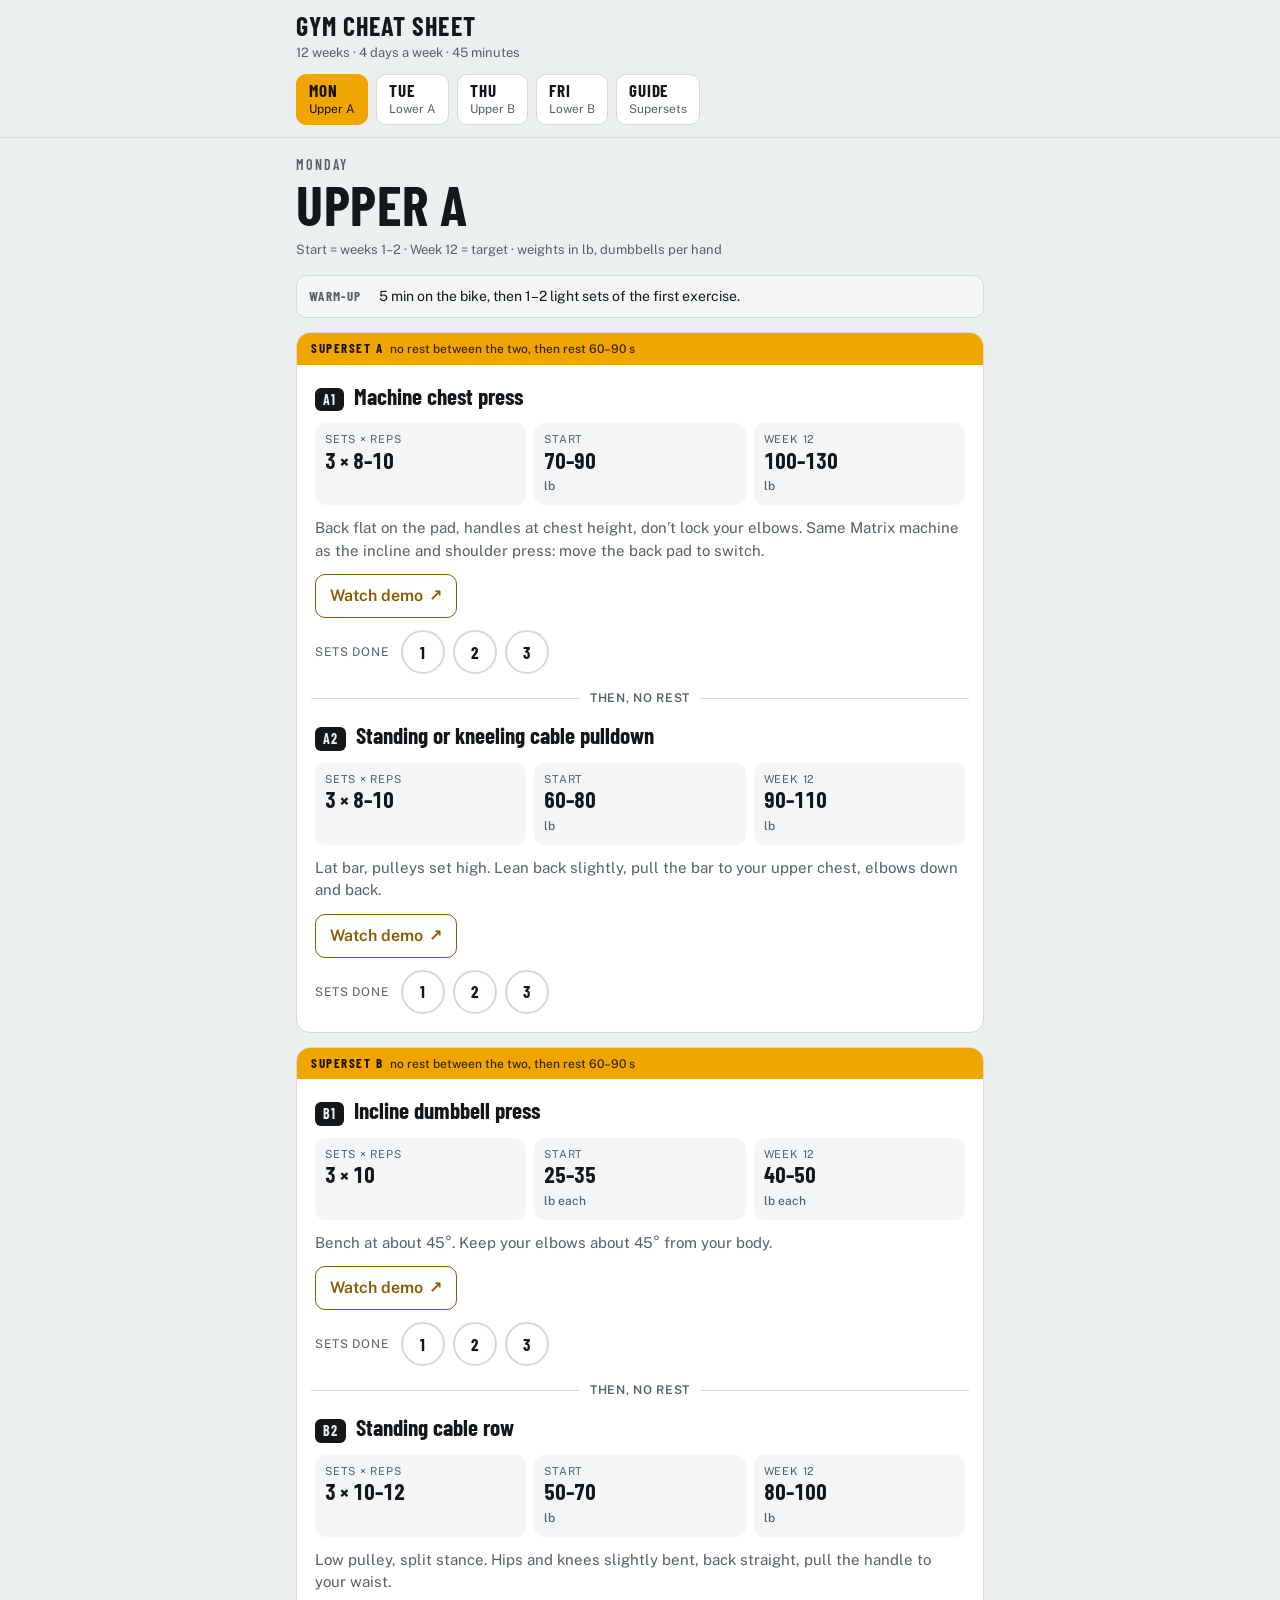
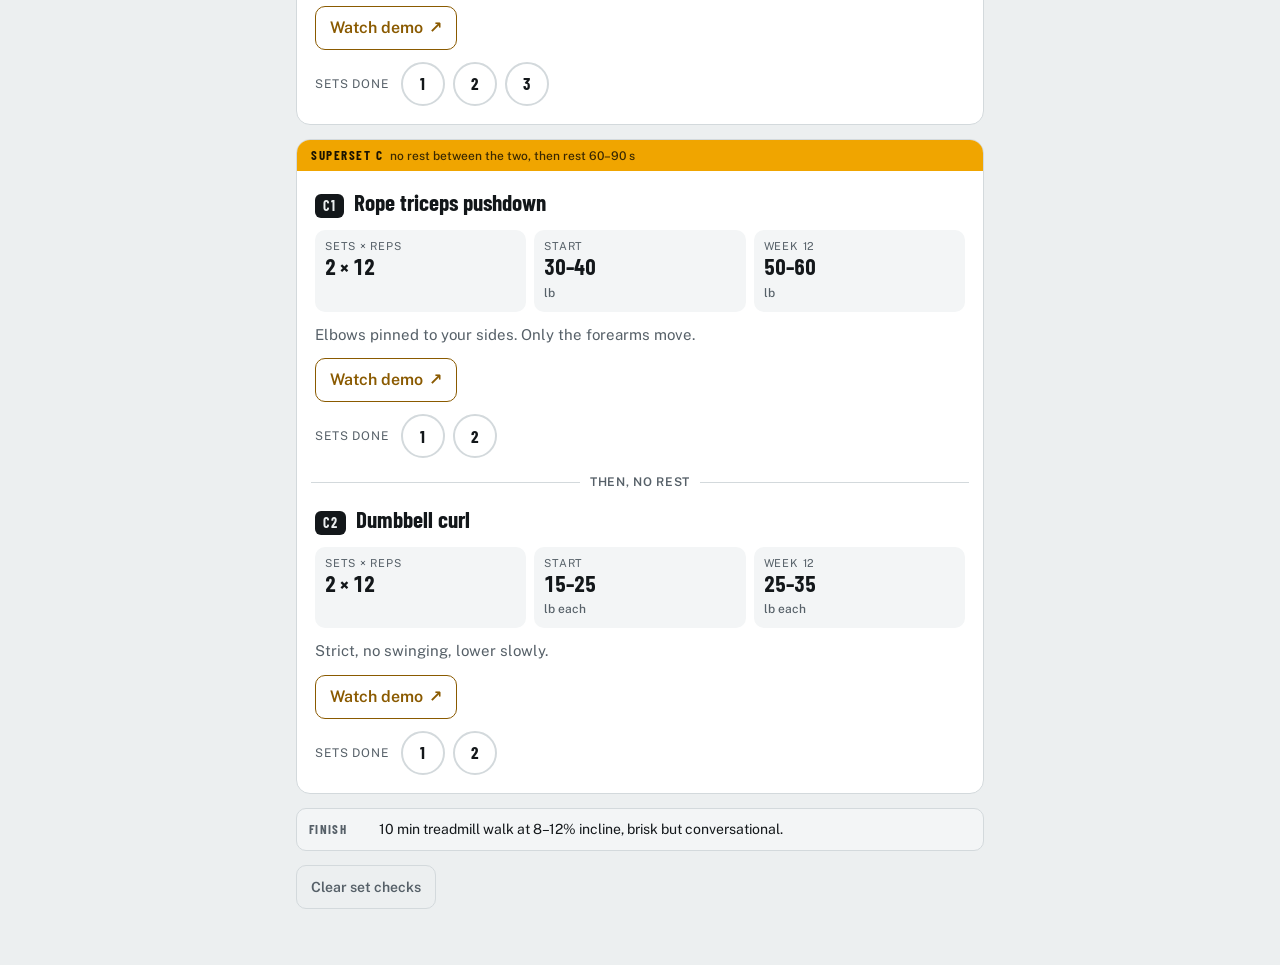
<file: exe/index.html>
<!doctype html><html><head><meta charset=utf8><meta name=viewport content="width=device-width,initial-scale=1,viewport-fit=cover"><style>:root{color-scheme:light;box-sizing:border-box;padding-top:env(safe-area-inset-top,0px);padding-bottom:env(safe-area-inset-bottom,0px)}html{scroll-padding-top:env(safe-area-inset-top,0px)}body{margin:0;padding:0;font:14px -apple-system,BlinkMacSystemFont,sans-serif;background:#fff;color:#000}img{max-width:100%}[hidden]:not([hidden=until-found i]){display:none!important}</style></head><body>
<title>Gym Cheat Sheet</title>
<meta name="claude:viewport-fit-sides" content="cover">
<link rel="stylesheet" href="https://fonts.googleapis.com/css2?family=Barlow+Condensed:wght@600;700&family=Public+Sans:wght@400;500;600&display=swap">
<style>
/* Layout: sticky day tabs over one training day at a time; each exercise is a block, supersets share one framed card. */
:root {
  --bg: #ECEFF0;
  --surface: #FFFFFF;
  --soft: #F3F5F6;
  --ink: #13171A;
  --muted: #566068;
  --line: #D3D9DC;
  --accent: #F0A500;
  --on-accent: #1A1300;
  --link: #8A5A00;
  --font-display: "Barlow Condensed", "Arial Narrow", "Roboto Condensed", sans-serif;
  --font-body: "Public Sans", system-ui, -apple-system, "Segoe UI", sans-serif;
}
@media (prefers-color-scheme: dark) {
  :root:not([data-theme="light"]) {
    --bg: #0E1114;
    --surface: #171B1F;
    --soft: #1D2227;
    --ink: #EDF0F2;
    --muted: #9AA5AD;
    --line: #2A3036;
    --accent: #F5B400;
    --on-accent: #1A1300;
    --link: #F5B400;
    color-scheme: dark;
  }
}
:root[data-theme="dark"] {
  --bg: #0E1114;
  --surface: #171B1F;
  --soft: #1D2227;
  --ink: #EDF0F2;
  --muted: #9AA5AD;
  --line: #2A3036;
  --accent: #F5B400;
  --on-accent: #1A1300;
  --link: #F5B400;
  color-scheme: dark;
}

* { box-sizing: border-box; }
body { background: var(--bg); color: var(--ink); font: 400 16px/1.5 var(--font-body); }
body::before { content: ""; position: fixed; inset: 0 0 auto; height: env(safe-area-inset-top, 0px); z-index: 10; background: var(--bg); }

.wrap {
  max-width: 720px;
  margin-inline: auto;
  padding-left: max(16px, env(safe-area-inset-left, 0px));
  padding-right: max(16px, env(safe-area-inset-right, 0px));
}

.bar { position: sticky; top: env(safe-area-inset-top, 0px); z-index: 5; background: var(--bg); border-bottom: 1px solid var(--line); }
.bar .wrap { padding-block: 12px 0; }
h1 { margin: 0; font: 700 26px/1.1 var(--font-display); letter-spacing: 0.04em; text-transform: uppercase; }
.sub { margin: 2px 0 0; font-size: 13px; color: var(--muted); }

.tabs { display: flex; gap: 8px; overflow-x: auto; padding-block: 12px; scrollbar-width: none; }
.tabs::-webkit-scrollbar { display: none; }
.tab {
  flex: 0 0 auto; min-width: 68px; min-height: 48px; padding: 6px 12px;
  border: 1px solid var(--line); border-radius: 10px; background: var(--surface); color: var(--ink);
  font: inherit; text-align: left; cursor: pointer;
}
.tab b { display: block; font: 700 17px/1.1 var(--font-display); letter-spacing: 0.05em; text-transform: uppercase; }
.tab span { display: block; font-size: 12px; color: var(--muted); }
.tab[aria-selected="true"] { background: var(--accent); border-color: var(--accent); color: var(--on-accent); }
.tab[aria-selected="true"] span { color: var(--on-accent); }
.tab:focus-visible, .set:focus-visible, .demo:focus-visible, .reset:focus-visible { outline: 3px solid var(--ink); outline-offset: 2px; }

main.wrap { padding-block: 20px 56px; display: grid; gap: 14px; }

.dayhead { display: grid; gap: 4px; padding-bottom: 2px; }
.kicker { font: 600 14px/1 var(--font-display); letter-spacing: 0.14em; text-transform: uppercase; color: var(--muted); }
h2 { margin: 0; font: 700 44px/1 var(--font-display); letter-spacing: 0.01em; text-transform: uppercase; text-wrap: balance; }
.units { margin: 4px 0 0; font-size: 13px; color: var(--muted); }

.strip { display: flex; gap: 12px; align-items: baseline; padding: 10px 12px; background: var(--soft); border: 1px solid var(--line); border-radius: 10px; font-size: 14px; }
.strip b { flex: 0 0 auto; min-width: 58px; font: 700 13px/1.2 var(--font-display); letter-spacing: 0.1em; text-transform: uppercase; color: var(--muted); }
.strip span { min-width: 0; }

.group { background: var(--surface); border: 1px solid var(--line); border-radius: 14px; overflow: hidden; }
.glabel { padding: 8px 14px; font: 700 13px/1.2 var(--font-display); letter-spacing: 0.12em; text-transform: uppercase; }
.glabel small { font: 500 12px var(--font-body); letter-spacing: 0; text-transform: none; opacity: 0.85; margin-left: 6px; }
.group.ss .glabel { background: var(--accent); color: var(--on-accent); }
.group.st .glabel { background: var(--soft); color: var(--muted); border-bottom: 1px solid var(--line); }

.ex { display: grid; gap: 12px; padding: 14px; }
.then { display: flex; align-items: center; gap: 10px; padding: 0 14px; font: 600 12px/1 var(--font-body); letter-spacing: 0.06em; text-transform: uppercase; color: var(--muted); }
.then::before, .then::after { content: ""; flex: 1; height: 1px; background: var(--line); }

.ex-top { display: flex; gap: 10px; align-items: baseline; }
.tag { flex: 0 0 auto; padding: 2px 8px; border-radius: 6px; background: var(--ink); color: var(--bg); font: 700 14px/1.4 var(--font-display); letter-spacing: 0.06em; }
h3 { margin: 0; min-width: 0; font: 700 23px/1.15 var(--font-display); text-wrap: balance; }

.nums { display: grid; grid-template-columns: repeat(3, minmax(0, 1fr)); gap: 8px; }
.num { min-width: 0; padding: 8px 10px; background: var(--soft); border-radius: 10px; }
.num small { display: block; font-size: 11px; letter-spacing: 0.07em; text-transform: uppercase; color: var(--muted); }
.num strong { display: block; font: 700 22px/1.15 var(--font-display); font-variant-numeric: tabular-nums; overflow-wrap: anywhere; }
.num em { font-style: normal; font: 500 12px var(--font-body); color: var(--muted); }

.cue { margin: 0; font-size: 15px; color: var(--muted); }

.links { display: flex; flex-wrap: wrap; gap: 8px; }
.demo {
  display: inline-flex; align-items: center; gap: 6px; min-height: 44px; padding: 0 14px;
  border: 1.5px solid var(--link); border-radius: 10px; color: var(--link); font-weight: 600; text-decoration: none;
}
.demo::after { content: "\2197"; }

.sets { display: flex; flex-wrap: wrap; align-items: center; gap: 8px; }
.sets-label { margin-right: 4px; font-size: 12px; letter-spacing: 0.07em; text-transform: uppercase; color: var(--muted); }
.set {
  width: 44px; height: 44px; border: 2px solid var(--line); border-radius: 50%;
  background: var(--surface); color: var(--ink); font: 700 17px/1 var(--font-display); cursor: pointer;
}
.set[aria-pressed="true"] { background: var(--accent); border-color: var(--accent); color: var(--on-accent); }

.reset { justify-self: start; min-height: 44px; padding: 0 14px; border: 1px solid var(--line); border-radius: 10px; background: transparent; color: var(--muted); font: 600 14px var(--font-body); cursor: pointer; }

.prose { display: grid; gap: 14px; }
.prose section { padding: 16px; background: var(--surface); border: 1px solid var(--line); border-radius: 14px; }
.prose h3 { margin-bottom: 8px; font-size: 24px; }
.prose p { margin: 0 0 10px; max-width: 65ch; }
.prose p:last-child { margin-bottom: 0; }
.prose ul { margin: 0; padding-left: 20px; display: grid; gap: 8px; max-width: 65ch; }

@media (prefers-reduced-motion: no-preference) {
  .tab, .set { transition: background-color 0.15s, border-color 0.15s; }
}
@media (min-width: 560px) {
  h2 { font-size: 56px; }
  .ex { padding: 18px; }
}
</style>

<header class="bar">
  <div class="wrap">
    <h1>Gym Cheat Sheet</h1>
    <p class="sub">12 weeks &middot; 4 days a week &middot; 45 minutes</p>
    <nav class="tabs" id="tabs" aria-label="Training days"></nav>
  </div>
</header>
<main class="wrap" id="app"></main>

<script>
(function () {
  var KEY = "gym-cheat-sheet-sets-v1";

  var DAYS = [
    {
      id: "mon", tab: "Mon", name: "Upper A", full: "Monday",
      warm: "5 min on the bike, then 1–2 light sets of the first exercise.",
      finish: "10 min treadmill walk at 8–12% incline, brisk but conversational.",
      groups: [
        { type: "ss", label: "Superset A", items: [
          { tag: "A1", name: "Machine chest press", sets: 3, reps: "8–10", start: "70–90", goal: "100–130",
            cue: "Back flat on the pad, handles at chest height, don’t lock your elbows. Same Matrix machine as the incline and shoulder press: move the back pad to switch.",
            links: [["Watch demo", "https://breakingmuscle.com/chest-press-machine/"]] },
          { tag: "A2", name: "Standing or kneeling cable pulldown", sets: 3, reps: "8–10", start: "60–80", goal: "90–110",
            cue: "Lat bar, pulleys set high. Lean back slightly, pull the bar to your upper chest, elbows down and back.",
            links: [["Watch demo", "https://brookbushinstitute.com/videos/kneeling-cable-pull-down-lat-pulldown-progression"]] }
        ]},
        { type: "ss", label: "Superset B", items: [
          { tag: "B1", name: "Incline dumbbell press", sets: 3, reps: "10", start: "25–35", goal: "40–50", unit: "lb each",
            cue: "Bench at about 45°. Keep your elbows about 45° from your body.",
            links: [["Watch demo", "https://fitfatherproject.com/incline-dumbbell-press"]] },
          { tag: "B2", name: "Standing cable row", sets: 3, reps: "10–12", start: "50–70", goal: "80–100",
            cue: "Low pulley, split stance. Hips and knees slightly bent, back straight, pull the handle to your waist.",
            links: [["Watch demo", "https://livestrong.com/article/13769118-standing-cable-row"]] }
        ]},
        { type: "ss", label: "Superset C", items: [
          { tag: "C1", name: "Rope triceps pushdown", sets: 2, reps: "12", start: "30–40", goal: "50–60",
            cue: "Elbows pinned to your sides. Only the forearms move.",
            links: [["Watch demo", "https://exercise.com/exercises/rope-tricep-pushdown"]] },
          { tag: "C2", name: "Dumbbell curl", sets: 2, reps: "12", start: "15–25", goal: "25–35", unit: "lb each",
            cue: "Strict, no swinging, lower slowly.",
            links: [["Watch demo", "https://barbell-logic.com/gym-shorts-dumbbell-curl/"]] }
        ]}
      ]
    },
    {
      id: "tue", tab: "Tue", name: "Lower A", full: "Tuesday",
      warm: "5 min on the bike, plus one light set of the goblet squat.",
      finish: "10 min elliptical or bike intervals: 30 s hard, 90 s easy, 5 rounds.",
      groups: [
        { type: "st", label: "Straight sets", sub: "rest after every set", items: [
          { name: "Goblet squat", sets: 4, reps: "10", start: "30–40", goal: "50", unit: "lb, one dumbbell",
            cue: "Hold the dumbbell at your chest, sit back and down, push through your heels.",
            links: [["Watch demo", "https://blog.o2fitnessclubs.com/goblet-squats"]] }
        ]},
        { type: "ss", label: "Superset B", items: [
          { tag: "B1", name: "Dumbbell Romanian deadlift", sets: 3, reps: "10", start: "25–35", goal: "45–50", unit: "lb each",
            cue: "Hips back, soft knees, flat back, dumbbells close to your legs.",
            links: [["Watch demo", "https://fitbod.me/exercises/dumbbell-romanian-deadlift"]] },
          { tag: "B2", name: "Cable Pallof press", sets: 3, reps: "10 per side", start: "10–20", goal: "25–35",
            cue: "Stand sideways to the cable, press straight out, don’t let it twist you. Prefer a plank? Do 3 holds of 20–30 s.",
            links: [["Pallof demo", "https://fitbod.me/exercises/pallof-press"], ["Plank demo", "https://physicalliving.com/how-to-do-a-plank-proper-plank-form/"]] }
        ]},
        { type: "st", label: "Straight sets", sub: "same machine as the leg curl", items: [
          { name: "Leg extension", sets: 3, reps: "12", start: "50–70", goal: "90–110",
            cue: "Control the lowering, pause at the top, don’t slam the stack.",
            links: [["Watch demo", "https://fitbod.me/exercises/leg-extension"]] }
        ]},
        { type: "st", label: "Straight sets", sub: "rest after every set", items: [
          { name: "Seated leg curl", sets: 3, reps: "12", start: "40–60", goal: "70–90",
            cue: "Pad just above your heels, curl smoothly, no momentum.",
            links: [["Watch demo", "https://ascendancyfitnessgym.com/equipment/seated-leg-curl.html"]] }
        ]}
      ]
    },
    {
      id: "thu", tab: "Thu", name: "Upper B", full: "Thursday",
      warm: "5 min on the elliptical, plus one light set of the shoulder press.",
      finish: "10 min treadmill walk at 8–12% incline, brisk but conversational.",
      groups: [
        { type: "ss", label: "Superset A", items: [
          { tag: "A1", name: "Machine shoulder press", sets: 3, reps: "8–10", start: "40–60", goal: "70–90",
            cue: "Back pad touching head, shoulders and hips. Elbows slightly in front of your body.",
            links: [["Watch demo", "https://fitbod.me/exercises/machine-shoulder-press"]] },
          { tag: "A2", name: "Pull-up or TRX row", sets: 3, reps: "6–10 clean reps", start: "Bodyweight", goal: "More reps", unit: "",
            cue: "No clean pull-up yet? Use the TRX row: body in a straight line, walk your feet forward to make it harder.",
            links: [["Pull-up demo", "https://fitbod.me/exercises/pull-up"], ["TRX row demo", "https://www.fitfatherproject.com/trx-row"]] }
        ]},
        { type: "ss", label: "Superset B", items: [
          { tag: "B1", name: "Dumbbell bench press", sets: 3, reps: "10", start: "30–40", goal: "45–50", unit: "lb each",
            cue: "Feet flat, dumbbells over your shoulders at the top, don’t flare your elbows.",
            links: [["Watch demo", "https://www.fitfatherproject.com/dumbbell-bench-press/"]] },
          { tag: "B2", name: "Cable face pull", sets: 3, reps: "12–15", start: "20–30", goal: "40–50",
            cue: "Rope at face height, pull toward your forehead, elbows high.",
            links: [["Watch demo", "https://fitbod.me/exercises/cable-face-pull"]] }
        ]},
        { type: "ss", label: "Superset C", items: [
          { tag: "C1", name: "Cable lateral raise", sets: 2, reps: "12 per arm", start: "5–10", goal: "15–20",
            cue: "Raise to shoulder height only, slow and controlled.",
            links: [["Watch demo", "https://www.healthline.com/nutrition/cable-lateral-raise"]] },
          { tag: "C2", name: "Cable curl", sets: 2, reps: "12", start: "25–35", goal: "45–55",
            cue: "Upper arms stay against your sides, squeeze at the top.",
            links: [["Watch demo", "https://www.fitfatherproject.com/cable-bicep-curl/"]] }
        ]}
      ]
    },
    {
      id: "fri", tab: "Fri", name: "Lower B", full: "Friday",
      warm: "5 min on the bike, plus one light set of split squats.",
      finish: "10 min elliptical or bike intervals: 30 s hard, 90 s easy, 5 rounds.",
      groups: [
        { type: "st", label: "Straight sets", sub: "rest after every set", items: [
          { name: "Dumbbell Bulgarian split squat", sets: 3, reps: "8–10 per leg", start: "15–25", goal: "35–45", unit: "lb each",
            cue: "Rear foot on the bench, torso upright, front heel stays down.",
            links: [["Watch demo", "https://fitbod.me/exercises/dumbbell-bulgarian-split-squat"]] }
        ]},
        { type: "st", label: "Straight sets", sub: "rest after every set", items: [
          { name: "Dumbbell hip thrust", sets: 3, reps: "10–12", start: "35–50", goal: "50 + pause", unit: "lb, one dumbbell",
            cue: "Shoulder blades on the bench edge, squeeze your glutes, ribs down. At 50 lb, add a 2-second pause at the top.",
            links: [["Watch demo", "https://planfit.ai/exercise/dumbbell-hip-thrust"]] }
        ]},
        { type: "st", label: "Straight sets", sub: "rest after every set", items: [
          { name: "Dumbbell step-up", sets: 3, reps: "10 per leg", start: "15–25", goal: "35–45", unit: "lb each",
            cue: "Drive through the front leg, don’t push off the back foot. Test the bench with your hand first.",
            links: [["Watch demo", "https://fitbod.me/exercises/dumbbell-step-up"]] }
        ]},
        { type: "st", label: "Straight sets", sub: "rest after every set", items: [
          { name: "Seated leg curl", sets: 3, reps: "12", start: "40–60", goal: "70–90",
            cue: "Same machine as Tuesday, smooth and controlled.",
            links: [["Watch demo", "https://ascendancyfitnessgym.com/equipment/seated-leg-curl.html"]] }
        ]},
        { type: "ss", label: "Superset C", items: [
          { tag: "C1", name: "Standing calf raise", sets: 3, reps: "15", start: "25–35", goal: "45–50", unit: "lb each",
            cue: "Knees straight, rise high, lower until your heels pass the step or floor.",
            links: [["Watch demo", "https://www.mymlc.com/health-information/videos/fitness/strength-training/free-weights/video-calf-raise-with-dumbbell/"]] },
          { tag: "C2", name: "Cable woodchop", sets: 3, reps: "12 per side", start: "15–25", goal: "30–40",
            cue: "Rotate from the hips and trunk, arms stay long, back straight.",
            links: [["Watch demo", "https://nz.physitrack.com/home-exercise-video/cable-machine-woodchop"]] }
        ]}
      ]
    }
  ];

  var GUIDE = '' +
    '<div class="dayhead"><span class="kicker">Read once</span><h2>Guide</h2></div>' +
    '<div class="prose">' +
    '<section><h3>Supersets</h3>' +
    '<p>A superset is two exercises done back to back with no rest between them, followed by one normal rest of 60–90 seconds before you repeat the pair.</p>' +
    '<p>Example, Monday: chest press (A1), straight to the pulldown (A2), then rest. That is one round. Do 3 rounds, then move to the next pair.</p>' +
    '<ul>' +
    '<li>Pairing removes about half the rest breaks, so all 5 exercises plus cardio fit in 45 minutes.</li>' +
    '<li>The muscle you just worked recovers while its partner works: push then pull, biceps then triceps, upper then core.</li>' +
    '<li>Your heart rate stays higher between sets, which adds to calorie burn.</li>' +
    '<li>A1/A2 is one pair, B1/B2 is the next. A straight set has no partner: rest after every set.</li>' +
    '<li>If your form slips on the second move, rest between the two or lower the weight.</li>' +
    '</ul></section>' +
    '<section><h3>Picking weights</h3>' +
    '<p>The weights are estimates for a 196 lb (89 kg) man of 52 who is new to lifting or coming back from a break. There is no reliable published average for each machine at your age, because stacks and plate labels differ by brand. Dumbbell weights are per hand.</p>' +
    '<ul>' +
    '<li><b>Weeks 1–2 (Start):</b> learn the movement. Choose a weight that leaves you 3 reps short of failure on the last rep of every set.</li>' +
    '<li><b>Weeks 3–12:</b> add weight whenever you hit the top of the rep range on every set. Goal is a target, not a requirement.</li>' +
    '<li><b>Already lifting regularly?</b> Start at the top of the Start range or one step above.</li>' +
    '<li><b>Check the units</b> printed on the Matrix weight stacks (lb or kg) before you pick a number.</li>' +
    '<li><b>Dumbbells stop at 50 lb.</b> After that, add reps, a 3-second lowering phase, or a pause at the bottom.</li>' +
    '<li><b>Sharp or joint pain means stop.</b> Drop the weight or skip the exercise and ask a trainer or physio to check your form.</li>' +
    '</ul></section>' +
    '<section><h3>Progression</h3>' +
    '<p>When you reach the top of the rep range on every set with clean form, go up one step next session: the next dumbbell, or one plate on the stack. Write down your weights every session. A lift that stays the same for 2 weeks is a sign to check sleep, protein and form, not to skip it.</p></section>' +
    '<section><h3>Off days</h3>' +
    '<p>Wednesday, Saturday and Sunday: a 30–45 minute brisk walk, aiming for 8,000–10,000 steps a day.</p></section>' +
    '<section><h3>Safety</h3>' +
    '<p>Exhale as you push or pull, don’t hold your breath, and wipe the bench and handles after use. Stop and get checked for chest pain, dizziness, or sharp joint pain.</p>' +
    '<p>Demo links come from web searches and open pages with video or step-by-step photos. Preview them before your first session and keep the ones you like.</p></section>' +
    '</div>';

  var state = {};
  try { state = JSON.parse(localStorage.getItem(KEY) || "{}") || {}; } catch (e) { state = {}; }
  function save() { try { localStorage.setItem(KEY, JSON.stringify(state)); } catch (e) {} }

  var tabsEl = document.getElementById("tabs");
  var app = document.getElementById("app");
  var ids = DAYS.map(function (d) { return d.id; }).concat(["guide"]);

  function esc(s) { return String(s).replace(/&/g, "&amp;").replace(/</g, "&lt;").replace(/>/g, "&gt;").replace(/"/g, "&quot;"); }

  function weightCell(label, value, unit) {
    var u = unit === undefined ? "lb" : unit;
    return '<div class="num"><small>' + label + '</small><strong>' + esc(value) + '</strong>' + (u ? '<em>' + esc(u) + '</em>' : '') + '</div>';
  }

  function exercise(dayId, key, it) {
    var done = state[key] || [];
    var chips = "";
    for (var i = 0; i < it.sets; i++) {
      var on = !!done[i];
      chips += '<button type="button" class="set" data-key="' + key + '" data-i="' + i + '" aria-pressed="' + on + '" aria-label="Set ' + (i + 1) + ' of ' + it.sets + ', ' + (on ? "done" : "not done") + '">' + (i + 1) + '</button>';
    }
    var links = it.links.map(function (l) { return '<a class="demo" href="' + esc(l[1]) + '" target="_blank" rel="noopener">' + esc(l[0]) + '</a>'; }).join("");
    return '<div class="ex">' +
      '<div class="ex-top">' + (it.tag ? '<span class="tag">' + it.tag + '</span>' : '') + '<h3>' + esc(it.name) + '</h3></div>' +
      '<div class="nums">' +
        '<div class="num"><small>Sets × reps</small><strong>' + it.sets + ' × ' + esc(it.reps) + '</strong></div>' +
        weightCell("Start", it.start, it.unit) +
        weightCell("Week 12", it.goal, it.unit) +
      '</div>' +
      '<p class="cue">' + esc(it.cue) + '</p>' +
      '<div class="links">' + links + '</div>' +
      '<div class="sets"><span class="sets-label">Sets done</span>' + chips + '</div>' +
    '</div>';
  }

  function renderDay(day) {
    var html = '<div class="dayhead"><span class="kicker">' + day.full + '</span><h2>' + esc(day.name) + '</h2>' +
      '<p class="units">Start = weeks 1–2 &middot; Week 12 = target &middot; weights in lb, dumbbells per hand</p></div>' +
      '<div class="strip"><b>Warm-up</b><span>' + esc(day.warm) + '</span></div>';
    var n = 0;
    day.groups.forEach(function (g) {
      var inner = "";
      g.items.forEach(function (it, idx) {
        if (idx > 0) inner += '<div class="then">then, no rest</div>';
        inner += exercise(day.id, day.id + "-" + (n++), it);
      });
      var sub = g.type === "ss" ? "no rest between the two, then rest 60–90 s" : (g.sub || "");
      html += '<div class="group ' + g.type + '"><div class="glabel">' + esc(g.label) + (sub ? '<small>' + esc(sub) + '</small>' : '') + '</div>' + inner + '</div>';
    });
    html += '<div class="strip"><b>Finish</b><span>' + esc(day.finish) + '</span></div>';
    html += '<button type="button" class="reset" data-day="' + day.id + '">Clear set checks</button>';
    return html;
  }

  function show(id) {
    if (ids.indexOf(id) < 0) id = "mon";
    var day = DAYS.filter(function (d) { return d.id === id; })[0];
    app.innerHTML = day ? renderDay(day) : GUIDE;
    Array.prototype.forEach.call(tabsEl.children, function (b) { b.setAttribute("aria-selected", String(b.dataset.id === id)); });
    var sel = tabsEl.querySelector('[aria-selected="true"]');
    if (sel && sel.scrollIntoView) { try { sel.scrollIntoView({ inline: "center", block: "nearest" }); } catch (e) {} }
    window.scrollTo(0, 0);
  }

  tabsEl.innerHTML = DAYS.map(function (d) {
    return '<button type="button" class="tab" role="tab" data-id="' + d.id + '"><b>' + d.tab + '</b><span>' + esc(d.name) + '</span></button>';
  }).join("") + '<button type="button" class="tab" role="tab" data-id="guide"><b>Guide</b><span>Supersets</span></button>';

  tabsEl.addEventListener("click", function (e) {
    var b = e.target.closest(".tab");
    if (b) { location.hash = b.dataset.id; }
  });

  app.addEventListener("click", function (e) {
    var set = e.target.closest(".set");
    if (set) {
      var key = set.dataset.key, i = +set.dataset.i;
      var arr = state[key] || [];
      arr[i] = !arr[i];
      state[key] = arr;
      save();
      var on = !!arr[i];
      set.setAttribute("aria-pressed", String(on));
      set.setAttribute("aria-label", "Set " + (i + 1) + ", " + (on ? "done" : "not done"));
      return;
    }
    var r = e.target.closest(".reset");
    if (r) {
      Object.keys(state).forEach(function (k) { if (k.indexOf(r.dataset.day + "-") === 0) delete state[k]; });
      save();
      var h = location.hash.slice(1);
      var y = window.scrollY;
      show(h);
      window.scrollTo(0, y);
    }
  });

  window.addEventListener("hashchange", function () { show(location.hash.slice(1)); });

  var start = location.hash.slice(1);
  if (ids.indexOf(start) < 0) {
    var map = { 1: "mon", 2: "tue", 4: "thu", 5: "fri" };
    start = map[new Date().getDay()] || "mon";
  }
  show(start);
})();
</script>

</body></html>
</file>
